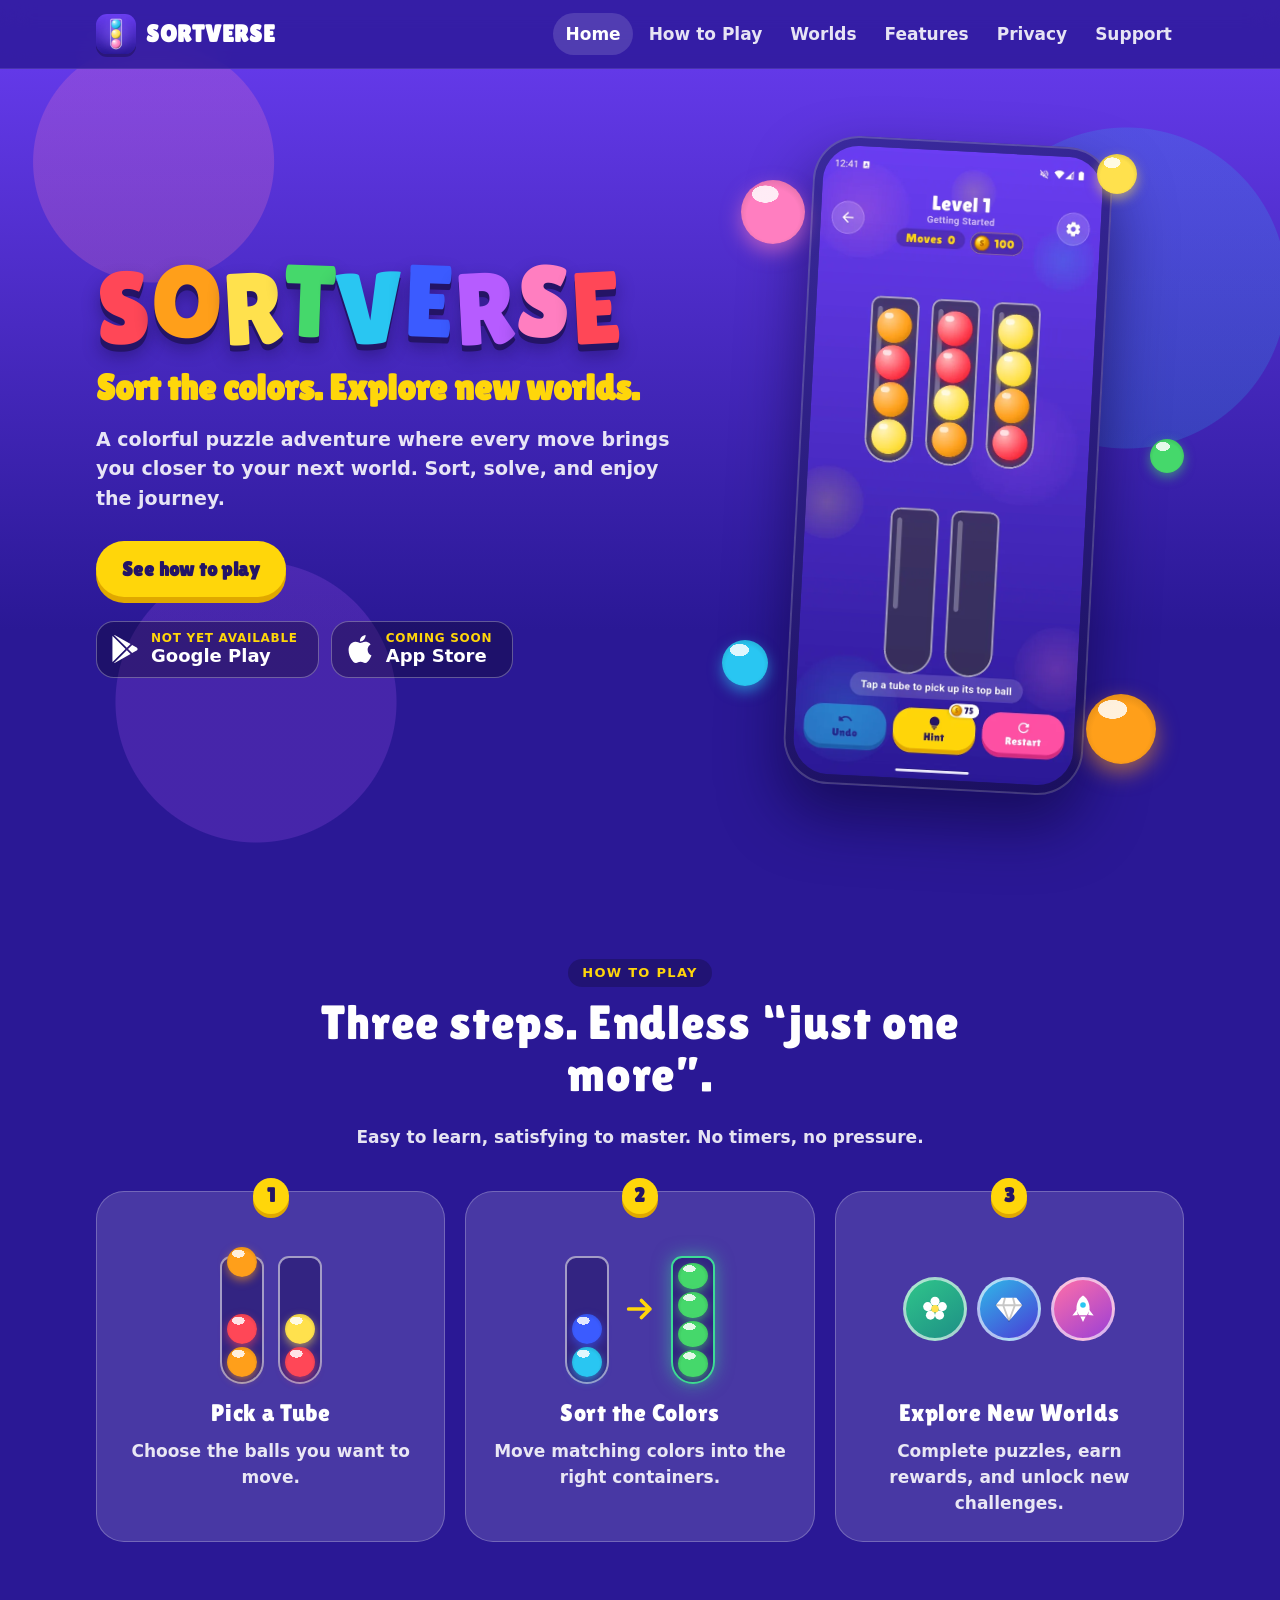
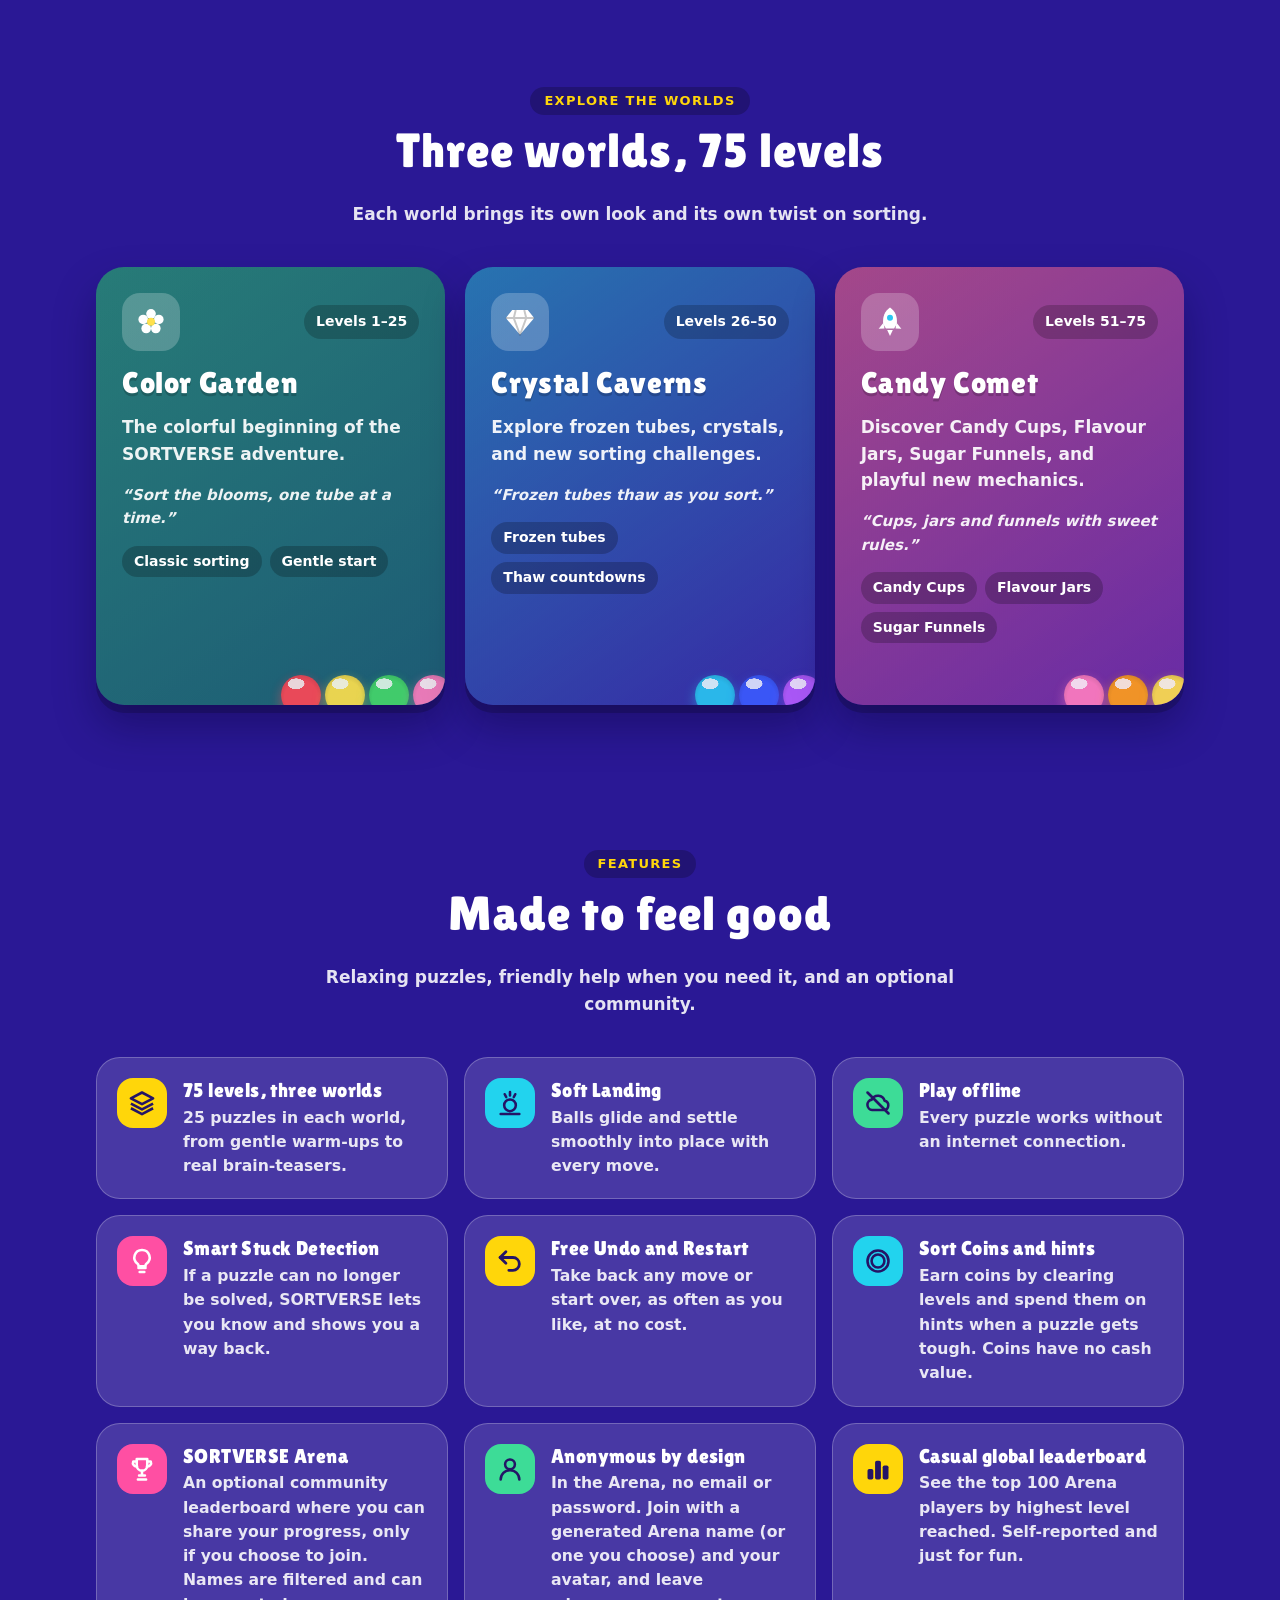
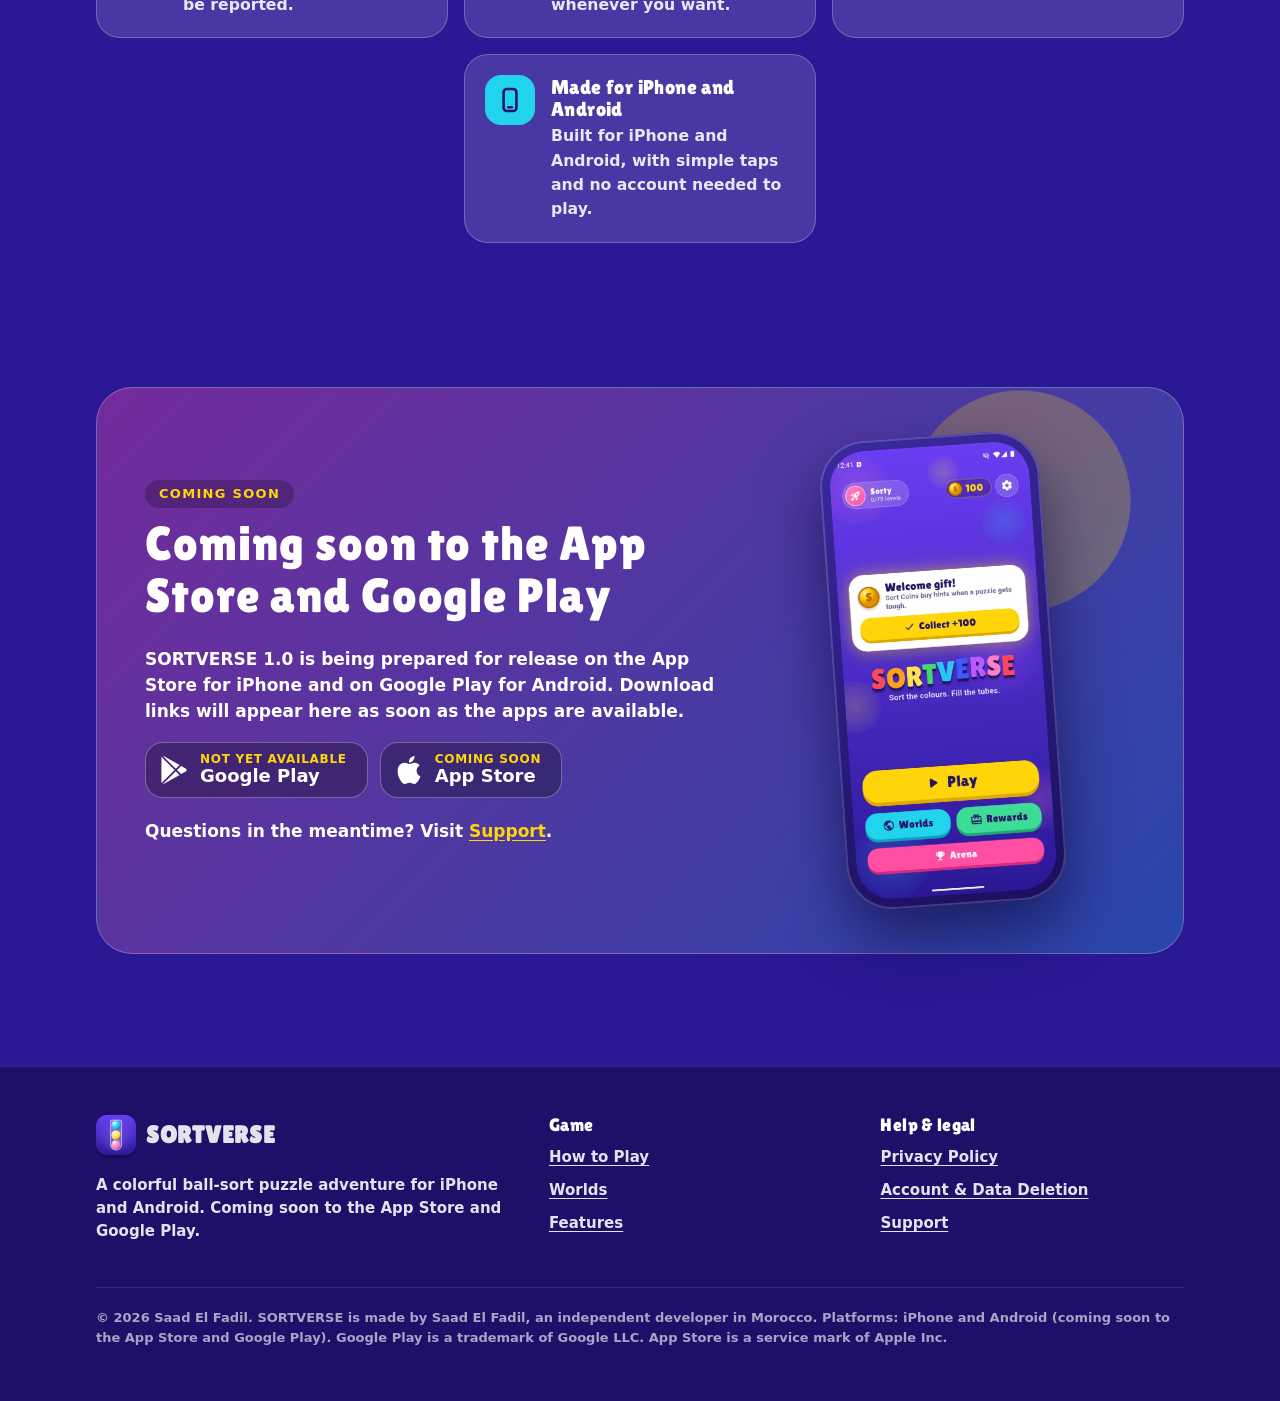
<file: index.html>
<!doctype html>
<html lang="en">
<head>
  <meta charset="utf-8">
  <meta name="viewport" content="width=device-width, initial-scale=1">
  <title>SORTVERSE: Sort the colors. Explore new worlds.</title>
  <meta name="description" content="SORTVERSE is a colorful ball-sort puzzle adventure for iPhone and Android. Sort, solve and explore 75 levels across three worlds. Coming soon to the App Store and Google Play.">
  <meta name="theme-color" content="#2A1895">
  <meta property="og:type" content="website">
  <meta property="og:site_name" content="SORTVERSE">
  <meta property="og:title" content="SORTVERSE: Sort the colors. Explore new worlds.">
  <meta property="og:description" content="A colorful puzzle adventure where every move brings you closer to your next world. Coming soon to the App Store and Google Play.">
  <meta property="og:image" content="https://sortverse.site/assets/images/og-image.png">
  <meta property="og:url" content="https://sortverse.site/">
  <link rel="canonical" href="https://sortverse.site/">
  <meta property="og:image:width" content="1200">
  <meta property="og:image:height" content="630">
  <meta property="og:image:alt" content="The SORTVERSE logo with colorful sorting balls on a violet background">
  <meta name="twitter:card" content="summary_large_image">
  <link rel="icon" type="image/png" sizes="32x32" href="assets/images/favicon-32.png">
  <link rel="apple-touch-icon" href="assets/images/apple-touch-icon.png">
  <link rel="preload" href="assets/fonts/LilitaOne-Regular.ttf" as="font" type="font/ttf" crossorigin>
  <link rel="stylesheet" href="assets/css/site.css">
  <script src="assets/js/site.js" defer></script>
</head>
<body>
  <a class="skip-link" href="#main">Skip to content</a>

  <svg width="0" height="0" style="position:absolute" aria-hidden="true" focusable="false">
    <defs>
      <symbol id="i-flower" viewBox="0 0 24 24"><g fill="currentColor"><circle cx="12" cy="6.2" r="3.4"/><circle cx="17.5" cy="10.2" r="3.4"/><circle cx="15.4" cy="16.6" r="3.4"/><circle cx="8.6" cy="16.6" r="3.4"/><circle cx="6.5" cy="10.2" r="3.4"/></g><circle cx="12" cy="11.8" r="2.8" fill="#FFE14D"/></symbol>
      <symbol id="i-diamond" viewBox="0 0 24 24"><path fill="currentColor" d="M6.5 3.5h11L22 9.2 12 21 2 9.2z"/><path fill="none" stroke="rgba(0,0,0,.22)" stroke-width="1.4" stroke-linejoin="round" d="M2 9.2h20M9 3.5 7.6 9.2 12 21l4.4-11.8L15 3.5"/></symbol>
      <symbol id="i-rocket" viewBox="0 0 24 24"><path fill="currentColor" d="M12 1.8c3.6 2.4 5.4 6.6 4.8 11.6l-1.9 3.2H9.1l-1.9-3.2C6.6 8.4 8.4 4.2 12 1.8z"/><path fill="currentColor" d="M7.4 12.6 4 16.8l4.1-.3zM16.6 12.6l3.4 4.2-4.1-.3zM10 17.6h4l-2 4.2z"/><circle cx="12" cy="9" r="2.1" fill="#29C6F2"/></symbol>
      <symbol id="i-arrow" viewBox="0 0 24 24"><path fill="none" stroke="currentColor" stroke-width="2.6" stroke-linecap="round" stroke-linejoin="round" d="M4 12h15M13 6l6 6-6 6"/></symbol>
      <symbol id="i-layers" viewBox="0 0 24 24"><g fill="none" stroke="currentColor" stroke-width="2.2" stroke-linejoin="round"><path d="M12 3 2.5 8 12 13l9.5-5z"/><path d="m2.5 12.5 9.5 5 9.5-5"/><path d="m2.5 16.5 9.5 5 9.5-5"/></g></symbol>
      <symbol id="i-landing" viewBox="0 0 24 24"><g fill="none" stroke="currentColor" stroke-width="2.2" stroke-linecap="round"><circle cx="12" cy="14" r="5"/><path d="M12 2.5v3M7.5 4.5l1.2 2.4M16.5 4.5l-1.2 2.4M4 21.5h16"/></g></symbol>
      <symbol id="i-offline" viewBox="0 0 24 24"><g fill="none" stroke="currentColor" stroke-width="2.2" stroke-linecap="round" stroke-linejoin="round"><path d="M7 18h10a4 4 0 0 0 .7-7.9A6 6 0 0 0 6.6 9.1 4.5 4.5 0 0 0 7 18z"/><path d="M3 3l18 18"/></g></symbol>
      <symbol id="i-bulb" viewBox="0 0 24 24"><g fill="none" stroke="currentColor" stroke-width="2.2" stroke-linecap="round" stroke-linejoin="round"><path d="M9 18h6M10 21.5h4"/><path d="M12 2.5a6.5 6.5 0 0 0-3.8 11.8c.5.4.8 1 .8 1.7v.5h6V16c0-.7.3-1.3.8-1.7A6.5 6.5 0 0 0 12 2.5z"/></g></symbol>
      <symbol id="i-undo" viewBox="0 0 24 24"><g fill="none" stroke="currentColor" stroke-width="2.4" stroke-linecap="round" stroke-linejoin="round"><path d="M8.5 14 3.5 9l5-5"/><path d="M3.5 9h11a5.5 5.5 0 0 1 0 11H11"/></g></symbol>
      <symbol id="i-coin" viewBox="0 0 24 24"><g fill="none" stroke="currentColor" stroke-width="2.2"><circle cx="12" cy="12" r="9"/><circle cx="12" cy="12" r="5.5"/></g></symbol>
      <symbol id="i-trophy" viewBox="0 0 24 24"><g fill="none" stroke="currentColor" stroke-width="2.2" stroke-linecap="round" stroke-linejoin="round"><path d="M7.5 3.5h9v5.5a4.5 4.5 0 0 1-9 0z"/><path d="M7.5 5.5H4.5a3 3 0 0 0 3.2 4.2M16.5 5.5h3a3 3 0 0 1-3.2 4.2M12 13.5v4M8.5 21h7M9.5 17.5h5"/></g></symbol>
      <symbol id="i-user" viewBox="0 0 24 24"><g fill="none" stroke="currentColor" stroke-width="2.2" stroke-linecap="round"><circle cx="12" cy="8" r="4.2"/><path d="M4 21a8 8 0 0 1 16 0"/></g></symbol>
      <symbol id="i-board" viewBox="0 0 24 24"><g fill="currentColor"><rect x="3" y="12" width="5" height="9" rx="1.5"/><rect x="9.5" y="5" width="5" height="16" rx="1.5"/><rect x="16" y="9" width="5" height="12" rx="1.5"/></g></symbol>
      <symbol id="i-phone" viewBox="0 0 24 24"><g fill="none" stroke="currentColor" stroke-width="2.2" stroke-linecap="round"><rect x="6.5" y="2.5" width="11" height="19" rx="2.8"/><path d="M10.5 18.2h3"/></g></symbol>
    </defs>
  </svg>

  <header class="site-header">
    <div class="wrap header-row">
      <a class="brand" href="./" aria-label="SORTVERSE home">
        <img src="assets/images/sortverse-icon-256.webp" alt="" width="40" height="40">
        <span>SORTVERSE</span>
      </a>
      <button class="nav-toggle" type="button" aria-expanded="false" aria-controls="site-nav">
        <span class="nav-toggle-bars" aria-hidden="true"></span>
        <span class="nav-toggle-label">Menu</span>
      </button>
      <nav class="site-nav" id="site-nav" aria-label="Main">
        <ul>
          <li><a href="./" aria-current="page">Home</a></li>
          <li><a href="#how-to-play">How to Play</a></li>
          <li><a href="#worlds">Worlds</a></li>
          <li><a href="#features">Features</a></li>
          <li><a href="privacy/">Privacy</a></li>
          <li><a href="support/">Support</a></li>
        </ul>
      </nav>
    </div>
  </header>

  <main id="main">
    <section class="hero" aria-labelledby="hero-title">
      <div class="wrap hero-grid">
        <div>
          <h1 class="wordmark" id="hero-title" aria-label="SORTVERSE">
            <span aria-hidden="true" style="color:var(--ball-red)">S</span><span aria-hidden="true" style="color:var(--ball-orange)">O</span><span aria-hidden="true" style="color:var(--ball-lemon)">R</span><span aria-hidden="true" style="color:var(--ball-green)">T</span><span aria-hidden="true" style="color:var(--ball-sky)">V</span><span aria-hidden="true" style="color:var(--ball-blue)">E</span><span aria-hidden="true" style="color:var(--ball-orchid)">R</span><span aria-hidden="true" style="color:var(--ball-pink)">S</span><span aria-hidden="true" style="color:var(--ball-red)">E</span>
          </h1>
          <p class="tagline">Sort the colors. Explore new worlds.</p>
          <p class="lead">A colorful puzzle adventure where every move brings you closer to your next world. Sort, solve, and enjoy the journey.</p>
          <div class="hero-actions">
            <a class="btn" href="#how-to-play">See how to play</a>
          </div>
          <div class="store-row" style="margin-top:24px" role="group" aria-label="Availability">
            <div class="store-pill">
              <img src="assets/images/google-play.svg" alt="" width="28" height="28">
              <span><small>Not yet available</small><strong>Google Play</strong></span>
            </div>
            <div class="store-pill">
              <img src="assets/images/apple.svg" alt="" width="28" height="28">
              <span><small>Coming soon</small><strong>App Store</strong></span>
            </div>
          </div>
        </div>

        <div class="hero-art">
          <span class="float f1 ball b-pink" aria-hidden="true"></span>
          <span class="float f2 ball b-lemon" aria-hidden="true"></span>
          <span class="float f3 ball b-sky" aria-hidden="true"></span>
          <span class="float f4 ball b-orange" aria-hidden="true"></span>
          <span class="float f5 ball b-green" aria-hidden="true"></span>
          <div class="phone">
            <img src="assets/images/screen-level-1.webp" width="600" height="1347" fetchpriority="high"
                 alt="SORTVERSE gameplay: Level 1, Getting Started, with three tubes of mixed red, orange and yellow balls, two empty tubes, and Undo, Hint and Restart buttons.">
          </div>
        </div>
      </div>
    </section>

    <section class="section" id="how-to-play" aria-labelledby="how-title">
      <div class="wrap">
        <div class="section-head reveal">
          <span class="eyebrow">How to play</span>
          <h2 id="how-title">Three steps. Endless “just one more”.</h2>
          <p>Easy to learn, satisfying to master. No timers, no pressure.</p>
        </div>
        <ol class="grid-3" style="list-style:none;margin:0;padding:0">
          <li class="card step reveal">
            <span class="step-num" aria-hidden="true">1</span>
            <div class="step-art" aria-hidden="true">
              <div class="tube lifted"><span class="ball b-orange"></span><span class="ball b-red"></span><span class="ball b-orange"></span></div>
              <div class="tube"><span class="ball b-red"></span><span class="ball b-lemon"></span></div>
            </div>
            <h3>Pick a Tube</h3>
            <p>Choose the balls you want to move.</p>
          </li>
          <li class="card step reveal">
            <span class="step-num" aria-hidden="true">2</span>
            <div class="step-art" aria-hidden="true">
              <div class="tube"><span class="ball b-sky"></span><span class="ball b-blue"></span></div>
              <svg class="arrow"><use href="#i-arrow"/></svg>
              <div class="tube done"><span class="ball b-green"></span><span class="ball b-green"></span><span class="ball b-green"></span><span class="ball b-green"></span></div>
            </div>
            <h3>Sort the Colors</h3>
            <p>Move matching colors into the right containers.</p>
          </li>
          <li class="card step reveal">
            <span class="step-num" aria-hidden="true">3</span>
            <div class="step-art world-dots" aria-hidden="true">
              <span class="world-dot" style="background:linear-gradient(145deg,#2fc58a,#1e8f86)"><svg><use href="#i-flower"/></svg></span>
              <span class="world-dot" style="background:linear-gradient(145deg,#2fb8e8,#4a3bd6)"><svg><use href="#i-diamond"/></svg></span>
              <span class="world-dot" style="background:linear-gradient(145deg,#ff6fa8,#9b3fd6)"><svg><use href="#i-rocket"/></svg></span>
            </div>
            <h3>Explore New Worlds</h3>
            <p>Complete puzzles, earn rewards, and unlock new challenges.</p>
          </li>
        </ol>
      </div>
    </section>

    <section class="section" id="worlds" aria-labelledby="worlds-title">
      <div class="wrap">
        <div class="section-head reveal">
          <span class="eyebrow">Explore the worlds</span>
          <h2 id="worlds-title">Three worlds, 75 levels</h2>
          <p>Each world brings its own look and its own twist on sorting.</p>
        </div>
        <div class="grid-3">
          <article class="world garden reveal">
            <div class="world-body">
              <div class="world-top">
                <span class="world-icon" aria-hidden="true"><svg><use href="#i-flower"/></svg></span>
                <span class="world-levels">Levels 1–25</span>
              </div>
              <h3>Color Garden</h3>
              <p>The colorful beginning of the SORTVERSE adventure.</p>
              <p class="in-game">“Sort the blooms, one tube at a time.”</p>
              <ul class="chips" aria-label="Highlights">
                <li>Classic sorting</li>
                <li>Gentle start</li>
              </ul>
            </div>
            <div class="world-balls" aria-hidden="true"><span class="ball b-red"></span><span class="ball b-lemon"></span><span class="ball b-green"></span><span class="ball b-pink"></span></div>
          </article>
          <article class="world caverns reveal">
            <div class="world-body">
              <div class="world-top">
                <span class="world-icon" aria-hidden="true"><svg><use href="#i-diamond"/></svg></span>
                <span class="world-levels">Levels 26–50</span>
              </div>
              <h3>Crystal Caverns</h3>
              <p>Explore frozen tubes, crystals, and new sorting challenges.</p>
              <p class="in-game">“Frozen tubes thaw as you sort.”</p>
              <ul class="chips" aria-label="Highlights">
                <li>Frozen tubes</li>
                <li>Thaw countdowns</li>
              </ul>
            </div>
            <div class="world-balls" aria-hidden="true"><span class="ball b-sky"></span><span class="ball b-blue"></span><span class="ball b-orchid"></span></div>
          </article>
          <article class="world comet reveal">
            <div class="world-body">
              <div class="world-top">
                <span class="world-icon" aria-hidden="true"><svg><use href="#i-rocket"/></svg></span>
                <span class="world-levels">Levels 51–75</span>
              </div>
              <h3>Candy Comet</h3>
              <p>Discover Candy Cups, Flavour Jars, Sugar Funnels, and playful new mechanics.</p>
              <p class="in-game">“Cups, jars and funnels with sweet rules.”</p>
              <ul class="chips" aria-label="Highlights">
                <li>Candy Cups</li>
                <li>Flavour Jars</li>
                <li>Sugar Funnels</li>
              </ul>
            </div>
            <div class="world-balls" aria-hidden="true"><span class="ball b-pink"></span><span class="ball b-orange"></span><span class="ball b-lemon"></span></div>
          </article>
        </div>
      </div>
    </section>

    <section class="section" id="features" aria-labelledby="features-title">
      <div class="wrap">
        <div class="section-head reveal">
          <span class="eyebrow">Features</span>
          <h2 id="features-title">Made to feel good</h2>
          <p>Relaxing puzzles, friendly help when you need it, and an optional community.</p>
        </div>
        <ul class="features">
          <li class="feature reveal">
            <span class="feature-icon fi-sunny" aria-hidden="true"><svg><use href="#i-layers"/></svg></span>
            <div><h3>75 levels, three worlds</h3><p>25 puzzles in each world, from gentle warm-ups to real brain-teasers.</p></div>
          </li>
          <li class="feature reveal">
            <span class="feature-icon fi-aqua" aria-hidden="true"><svg><use href="#i-landing"/></svg></span>
            <div><h3>Soft Landing</h3><p>Balls glide and settle smoothly into place with every move.</p></div>
          </li>
          <li class="feature reveal">
            <span class="feature-icon fi-mint" aria-hidden="true"><svg><use href="#i-offline"/></svg></span>
            <div><h3>Play offline</h3><p>Every puzzle works without an internet connection.</p></div>
          </li>
          <li class="feature reveal">
            <span class="feature-icon fi-pink" aria-hidden="true"><svg><use href="#i-bulb"/></svg></span>
            <div><h3>Smart Stuck Detection</h3><p>If a puzzle can no longer be solved, SORTVERSE lets you know and shows you a way back.</p></div>
          </li>
          <li class="feature reveal">
            <span class="feature-icon fi-sunny" aria-hidden="true"><svg><use href="#i-undo"/></svg></span>
            <div><h3>Free Undo and Restart</h3><p>Take back any move or start over, as often as you like, at no cost.</p></div>
          </li>
          <li class="feature reveal">
            <span class="feature-icon fi-aqua" aria-hidden="true"><svg><use href="#i-coin"/></svg></span>
            <div><h3>Sort Coins and hints</h3><p>Earn coins by clearing levels and spend them on hints when a puzzle gets tough. Coins have no cash value.</p></div>
          </li>
          <li class="feature reveal">
            <span class="feature-icon fi-pink" aria-hidden="true"><svg><use href="#i-trophy"/></svg></span>
            <div><h3>SORTVERSE Arena</h3><p>An optional community leaderboard where you can share your progress, only if you choose to join. Names are filtered and can be reported.</p></div>
          </li>
          <li class="feature reveal">
            <span class="feature-icon fi-mint" aria-hidden="true"><svg><use href="#i-user"/></svg></span>
            <div><h3>Anonymous by design</h3><p>In the Arena, no email or password. Join with a generated Arena name (or one you choose) and your avatar, and leave whenever you want.</p></div>
          </li>
          <li class="feature reveal">
            <span class="feature-icon fi-sunny" aria-hidden="true"><svg><use href="#i-board"/></svg></span>
            <div><h3>Casual global leaderboard</h3><p>See the top 100 Arena players by highest level reached. Self-reported and just for fun.</p></div>
          </li>
          <li class="feature reveal">
            <span class="feature-icon fi-aqua" aria-hidden="true"><svg><use href="#i-phone"/></svg></span>
            <div><h3>Made for iPhone and Android</h3><p>Built for iPhone and Android, with simple taps and no account needed to play.</p></div>
          </li>
        </ul>
      </div>
    </section>

    <section class="section" id="coming-soon" aria-labelledby="soon-title">
      <div class="wrap">
        <div class="soon reveal">
          <div>
            <span class="eyebrow">Coming soon</span>
            <h2 id="soon-title">Coming soon to the App Store and Google Play</h2>
            <p>SORTVERSE 1.0 is being prepared for release on the App Store for iPhone and on Google Play for Android. Download links will appear here as soon as the apps are available.</p>
            <div class="store-row">
              <div class="store-pill">
                <img src="assets/images/google-play.svg" alt="" width="28" height="28">
                <span><small>Not yet available</small><strong>Google Play</strong></span>
              </div>
              <div class="store-pill">
                <img src="assets/images/apple.svg" alt="" width="28" height="28">
                <span><small>Coming soon</small><strong>App Store</strong></span>
              </div>
            </div>
            <p style="margin-top:20px">Questions in the meantime? Visit <a href="support/">Support</a>.</p>
          </div>
          <div class="soon-phones">
            <div class="phone">
              <img src="assets/images/screen-home.webp" width="600" height="1347" loading="lazy"
                   alt="The SORTVERSE home screen with the colorful SORTVERSE logo and Play, Worlds, Rewards and Arena buttons.">
            </div>
          </div>
        </div>
      </div>
    </section>
  </main>

  <footer class="site-footer">
    <div class="wrap">
      <div class="footer-grid">
        <div>
          <a class="brand" href="./">
            <img src="assets/images/sortverse-icon-256.webp" alt="" width="40" height="40">
            <span>SORTVERSE</span>
          </a>
          <p style="margin-top:12px">A colorful ball-sort puzzle adventure for iPhone and Android. Coming soon to the App Store and Google Play.</p>
        </div>
        <nav aria-label="Game">
          <h2>Game</h2>
          <ul>
            <li><a href="#how-to-play">How to Play</a></li>
            <li><a href="#worlds">Worlds</a></li>
            <li><a href="#features">Features</a></li>
          </ul>
        </nav>
        <nav aria-label="Help and legal">
          <h2>Help &amp; legal</h2>
          <ul>
            <li><a href="privacy/">Privacy Policy</a></li>
            <li><a href="account-deletion/">Account &amp; Data Deletion</a></li>
            <li><a href="support/">Support</a></li>
          </ul>
        </nav>
      </div>
      <p class="fine-print">© 2026 Saad El Fadil. SORTVERSE is made by Saad El Fadil, an independent developer in Morocco. Platforms: iPhone and Android (coming soon to the App Store and Google Play). Google Play is a trademark of Google LLC. App Store is a service mark of Apple Inc.</p>
    </div>
  </footer>
</body>
</html>
</file>
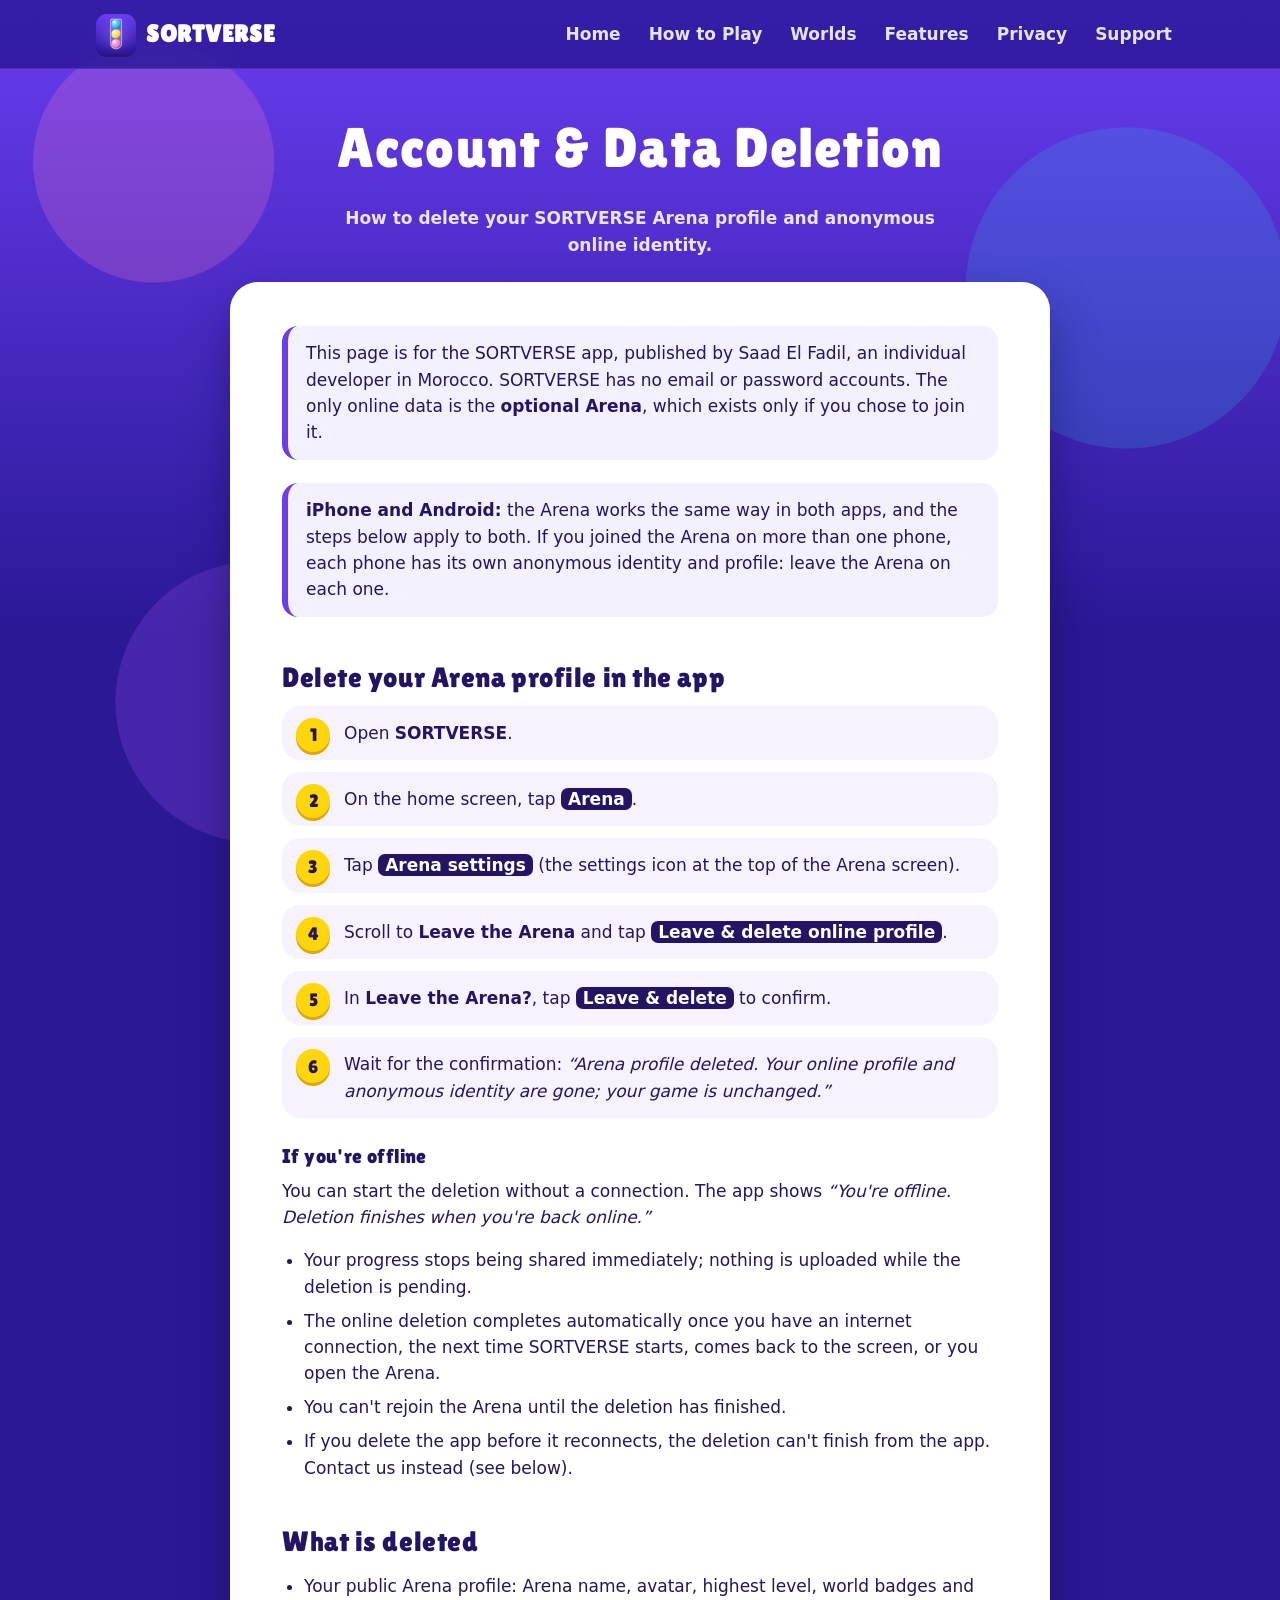
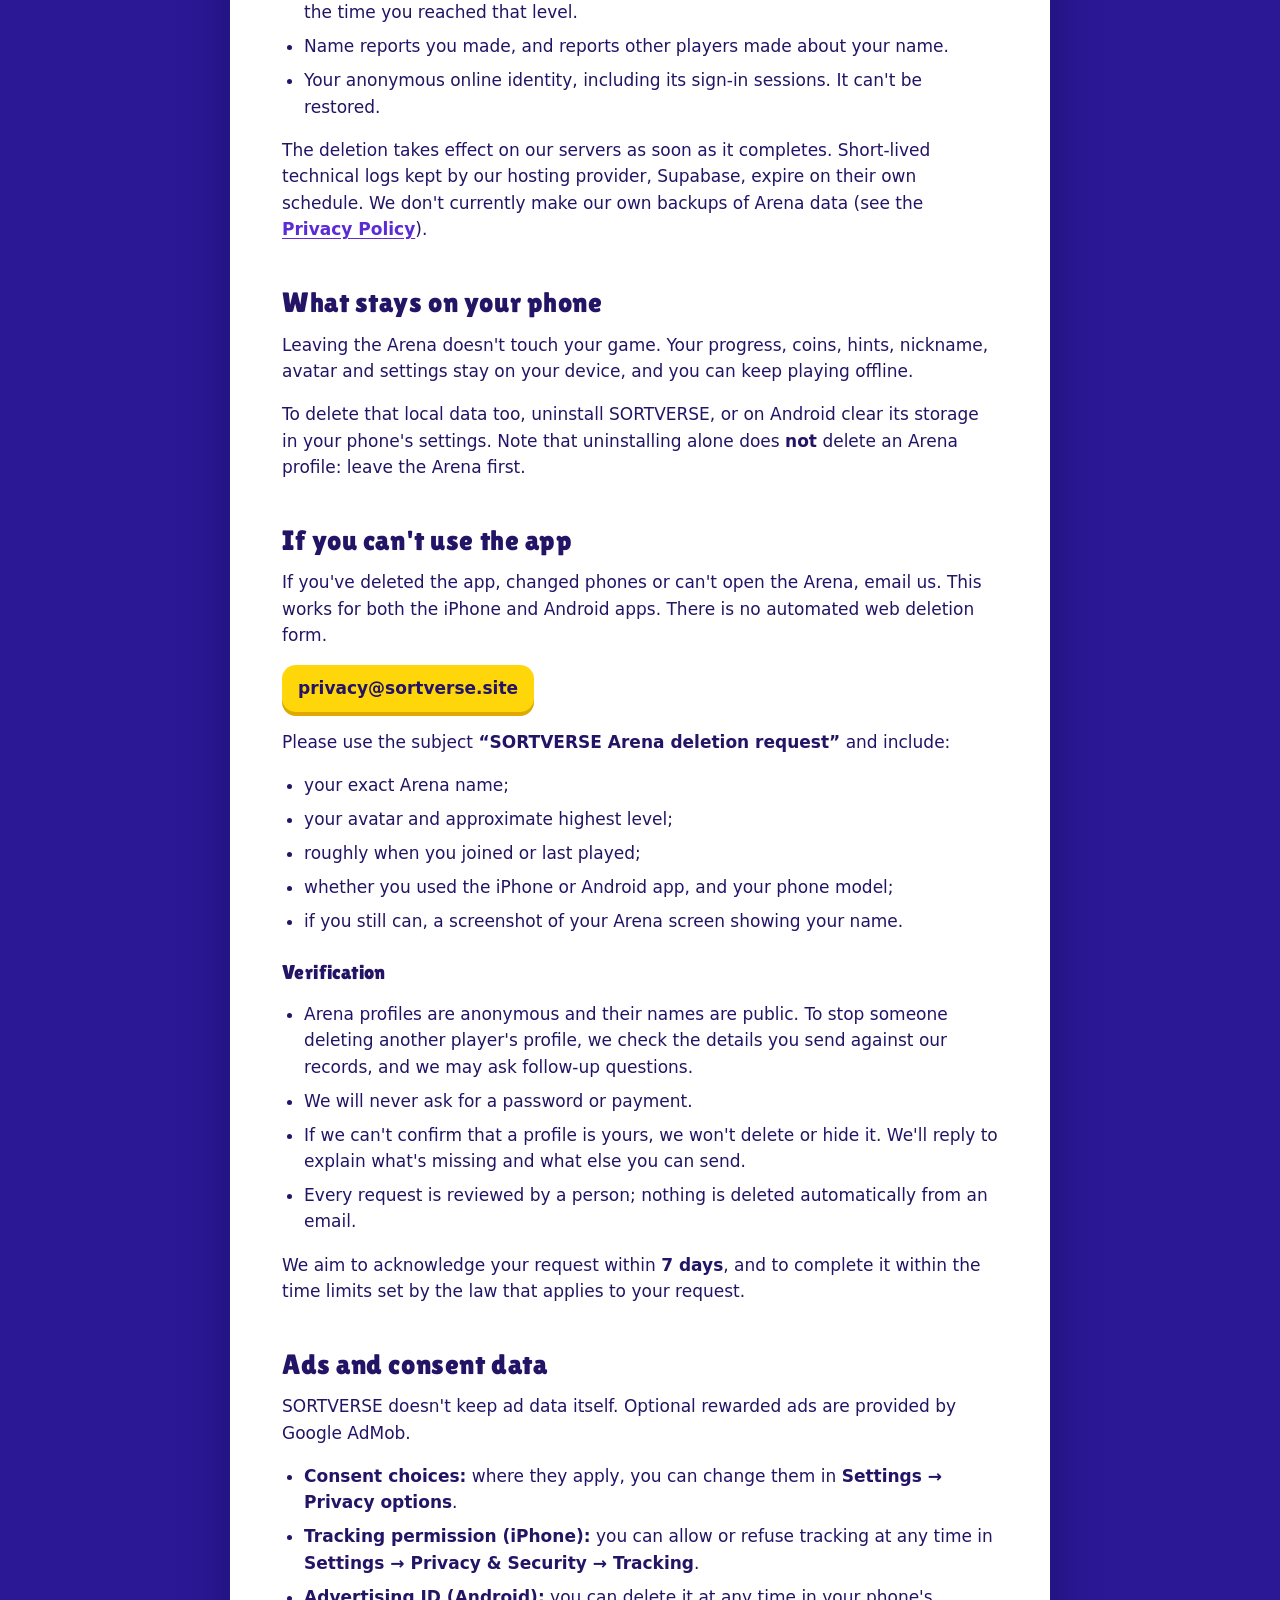
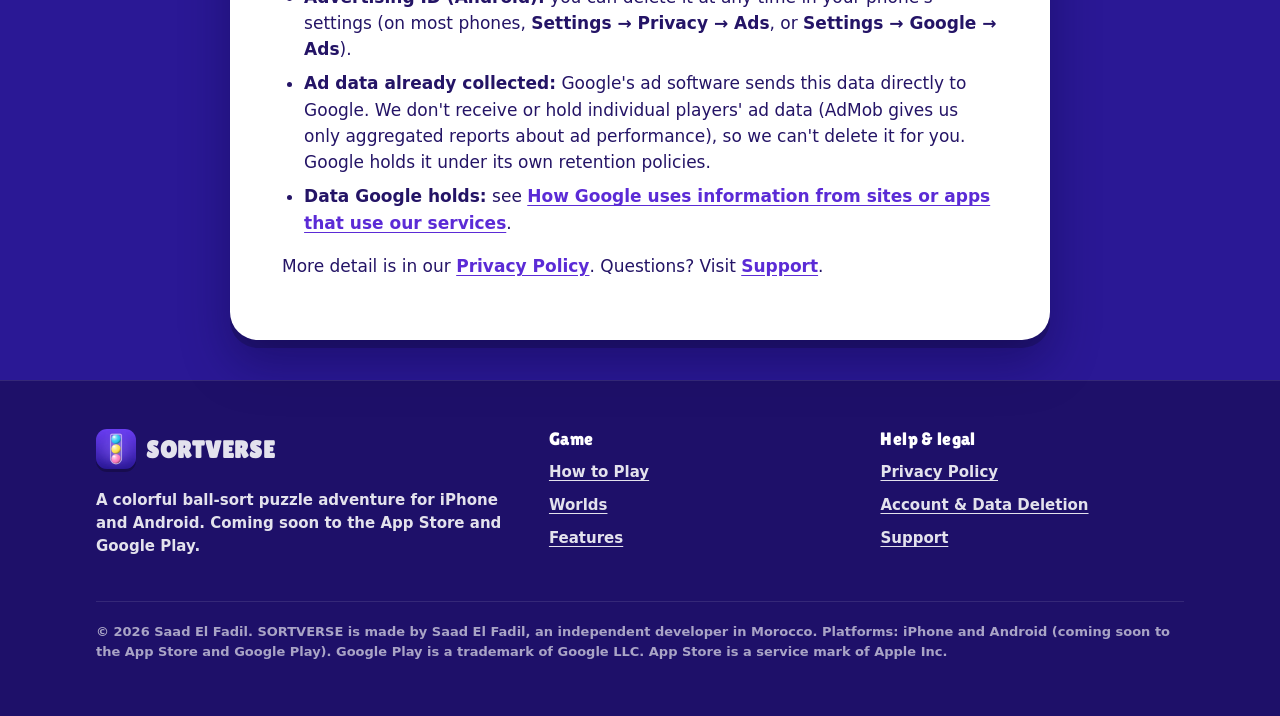
<file: account-deletion/index.html>
<!doctype html>
<html lang="en">
<head>
  <meta charset="utf-8">
  <meta name="viewport" content="width=device-width, initial-scale=1">
  <title>Account &amp; Data Deletion | SORTVERSE</title>
  <meta name="description" content="How to delete your SORTVERSE Arena profile and anonymous online identity, what happens offline, and how to request deletion if you no longer have the app.">
  <meta name="theme-color" content="#2A1895">
  <meta property="og:type" content="website">
  <meta property="og:site_name" content="SORTVERSE">
  <meta property="og:title" content="SORTVERSE Account &amp; Data Deletion">
  <meta property="og:description" content="Delete your SORTVERSE Arena profile and anonymous identity, in the app or by request.">
  <meta property="og:image" content="https://sortverse.site/assets/images/og-image.png">
  <meta property="og:url" content="https://sortverse.site/account-deletion/">
  <link rel="canonical" href="https://sortverse.site/account-deletion/">
  <link rel="icon" type="image/png" sizes="32x32" href="../assets/images/favicon-32.png">
  <link rel="apple-touch-icon" href="../assets/images/apple-touch-icon.png">
  <link rel="stylesheet" href="../assets/css/site.css">
  <script src="../assets/js/site.js" defer></script>
</head>
<body>
  <a class="skip-link" href="#main">Skip to content</a>

  <header class="site-header">
    <div class="wrap header-row">
      <a class="brand" href="../" aria-label="SORTVERSE home">
        <img src="../assets/images/sortverse-icon-256.webp" alt="" width="40" height="40">
        <span>SORTVERSE</span>
      </a>
      <button class="nav-toggle" type="button" aria-expanded="false" aria-controls="site-nav">
        <span class="nav-toggle-bars" aria-hidden="true"></span>
        <span class="nav-toggle-label">Menu</span>
      </button>
      <nav class="site-nav" id="site-nav" aria-label="Main">
        <ul>
          <li><a href="../">Home</a></li>
          <li><a href="../#how-to-play">How to Play</a></li>
          <li><a href="../#worlds">Worlds</a></li>
          <li><a href="../#features">Features</a></li>
          <li><a href="../privacy/">Privacy</a></li>
          <li><a href="../support/">Support</a></li>
        </ul>
      </nav>
    </div>
  </header>

  <main id="main">
    <div class="wrap">
      <div class="doc-hero">
        <h1>Account &amp; Data Deletion</h1>
        <p>How to delete your SORTVERSE Arena profile and anonymous online identity.</p>
      </div>

      <article class="doc">

        <p class="notice">This page is for the SORTVERSE app, published by Saad El Fadil, an individual developer in Morocco. SORTVERSE has no email or password accounts. The only online data is the <strong>optional Arena</strong>, which exists only if you chose to join it.</p>

        <p class="notice"><strong>iPhone and Android:</strong> the Arena works the same way in both apps, and the steps below apply to both. If you joined the Arena on more than one phone, each phone has its own anonymous identity and profile: leave the Arena on each one.</p>

        <h2>Delete your Arena profile in the app</h2>
        <ol class="steps">
          <li>Open <strong>SORTVERSE</strong>.</li>
          <li>On the home screen, tap <span class="ui">Arena</span>.</li>
          <li>Tap <span class="ui">Arena settings</span> (the settings icon at the top of the Arena screen).</li>
          <li>Scroll to <strong>Leave the Arena</strong> and tap <span class="ui">Leave &amp; delete online profile</span>.</li>
          <li>In <strong>Leave the Arena?</strong>, tap <span class="ui">Leave &amp; delete</span> to confirm.</li>
          <li>Wait for the confirmation: <em>“Arena profile deleted. Your online profile and anonymous identity are gone; your game is unchanged.”</em></li>
        </ol>

        <h3>If you're offline</h3>
        <p>You can start the deletion without a connection. The app shows <em>“You're offline. Deletion finishes when you're back online.”</em></p>
        <ul>
          <li>Your progress stops being shared immediately; nothing is uploaded while the deletion is pending.</li>
          <li>The online deletion completes automatically once you have an internet connection, the next time SORTVERSE starts, comes back to the screen, or you open the Arena.</li>
          <li>You can't rejoin the Arena until the deletion has finished.</li>
          <li>If you delete the app before it reconnects, the deletion can't finish from the app. Contact us instead (see below).</li>
        </ul>

        <h2>What is deleted</h2>
        <ul>
          <li>Your public Arena profile: Arena name, avatar, highest level, world badges and the time you reached that level.</li>
          <li>Name reports you made, and reports other players made about your name.</li>
          <li>Your anonymous online identity, including its sign-in sessions. It can't be restored.</li>
        </ul>
        <p>The deletion takes effect on our servers as soon as it completes. Short-lived technical logs kept by our hosting provider, Supabase, expire on their own schedule. We don't currently make our own backups of Arena data (see the <a href="../privacy/#retention">Privacy Policy</a>).</p>

        <h2>What stays on your phone</h2>
        <p>Leaving the Arena doesn't touch your game. Your progress, coins, hints, nickname, avatar and settings stay on your device, and you can keep playing offline.</p>
        <p>To delete that local data too, uninstall SORTVERSE, or on Android clear its storage in your phone's settings. Note that uninstalling alone does <strong>not</strong> delete an Arena profile: leave the Arena first.</p>

        <h2>If you can't use the app</h2>
        <p>If you've deleted the app, changed phones or can't open the Arena, email us. This works for both the iPhone and Android apps. There is no automated web deletion form.</p>
        <p><a class="mail" href="mailto:privacy@sortverse.site?subject=SORTVERSE%20Arena%20deletion%20request">privacy@sortverse.site</a></p>
        <p>Please use the subject <strong>“SORTVERSE Arena deletion request”</strong> and include:</p>
        <ul>
          <li>your exact Arena name;</li>
          <li>your avatar and approximate highest level;</li>
          <li>roughly when you joined or last played;</li>
          <li>whether you used the iPhone or Android app, and your phone model;</li>
          <li>if you still can, a screenshot of your Arena screen showing your name.</li>
        </ul>
        <h3>Verification</h3>
        <ul>
          <li>Arena profiles are anonymous and their names are public. To stop someone deleting another player's profile, we check the details you send against our records, and we may ask follow-up questions.</li>
          <li>We will never ask for a password or payment.</li>
          <li>If we can't confirm that a profile is yours, we won't delete or hide it. We'll reply to explain what's missing and what else you can send.</li>
          <li>Every request is reviewed by a person; nothing is deleted automatically from an email.</li>
        </ul>
        <p>We aim to acknowledge your request within <strong>7 days</strong>, and to complete it within the time limits set by the law that applies to your request.</p>

        <h2>Ads and consent data</h2>
        <p>SORTVERSE doesn't keep ad data itself. Optional rewarded ads are provided by Google AdMob.</p>
        <ul>
          <li><strong>Consent choices:</strong> where they apply, you can change them in <strong>Settings → Privacy options</strong>.</li>
          <li><strong>Tracking permission (iPhone):</strong> you can allow or refuse tracking at any time in <strong>Settings → Privacy &amp; Security → Tracking</strong>.</li>
          <li><strong>Advertising ID (Android):</strong> you can delete it at any time in your phone's settings (on most phones, <strong>Settings → Privacy → Ads</strong>, or <strong>Settings → Google → Ads</strong>).</li>
          <li><strong>Ad data already collected:</strong> Google's ad software sends this data directly to Google. We don't receive or hold individual players' ad data (AdMob gives us only aggregated reports about ad performance), so we can't delete it for you. Google holds it under its own retention policies.</li>
          <li><strong>Data Google holds:</strong> see <a href="https://policies.google.com/technologies/partner-sites" rel="noopener">How Google uses information from sites or apps that use our services</a>.</li>
        </ul>

        <p>More detail is in our <a href="../privacy/">Privacy Policy</a>. Questions? Visit <a href="../support/">Support</a>.</p>
      </article>
    </div>
  </main>

  <footer class="site-footer">
    <div class="wrap">
      <div class="footer-grid">
        <div>
          <a class="brand" href="../">
            <img src="../assets/images/sortverse-icon-256.webp" alt="" width="40" height="40">
            <span>SORTVERSE</span>
          </a>
          <p style="margin-top:12px">A colorful ball-sort puzzle adventure for iPhone and Android. Coming soon to the App Store and Google Play.</p>
        </div>
        <nav aria-label="Game">
          <h2>Game</h2>
          <ul>
            <li><a href="../#how-to-play">How to Play</a></li>
            <li><a href="../#worlds">Worlds</a></li>
            <li><a href="../#features">Features</a></li>
          </ul>
        </nav>
        <nav aria-label="Help and legal">
          <h2>Help &amp; legal</h2>
          <ul>
            <li><a href="../privacy/">Privacy Policy</a></li>
            <li><a href="./" aria-current="page">Account &amp; Data Deletion</a></li>
            <li><a href="../support/">Support</a></li>
          </ul>
        </nav>
      </div>
      <p class="fine-print">© 2026 Saad El Fadil. SORTVERSE is made by Saad El Fadil, an independent developer in Morocco. Platforms: iPhone and Android (coming soon to the App Store and Google Play). Google Play is a trademark of Google LLC. App Store is a service mark of Apple Inc.</p>
    </div>
  </footer>
</body>
</html>
</file>
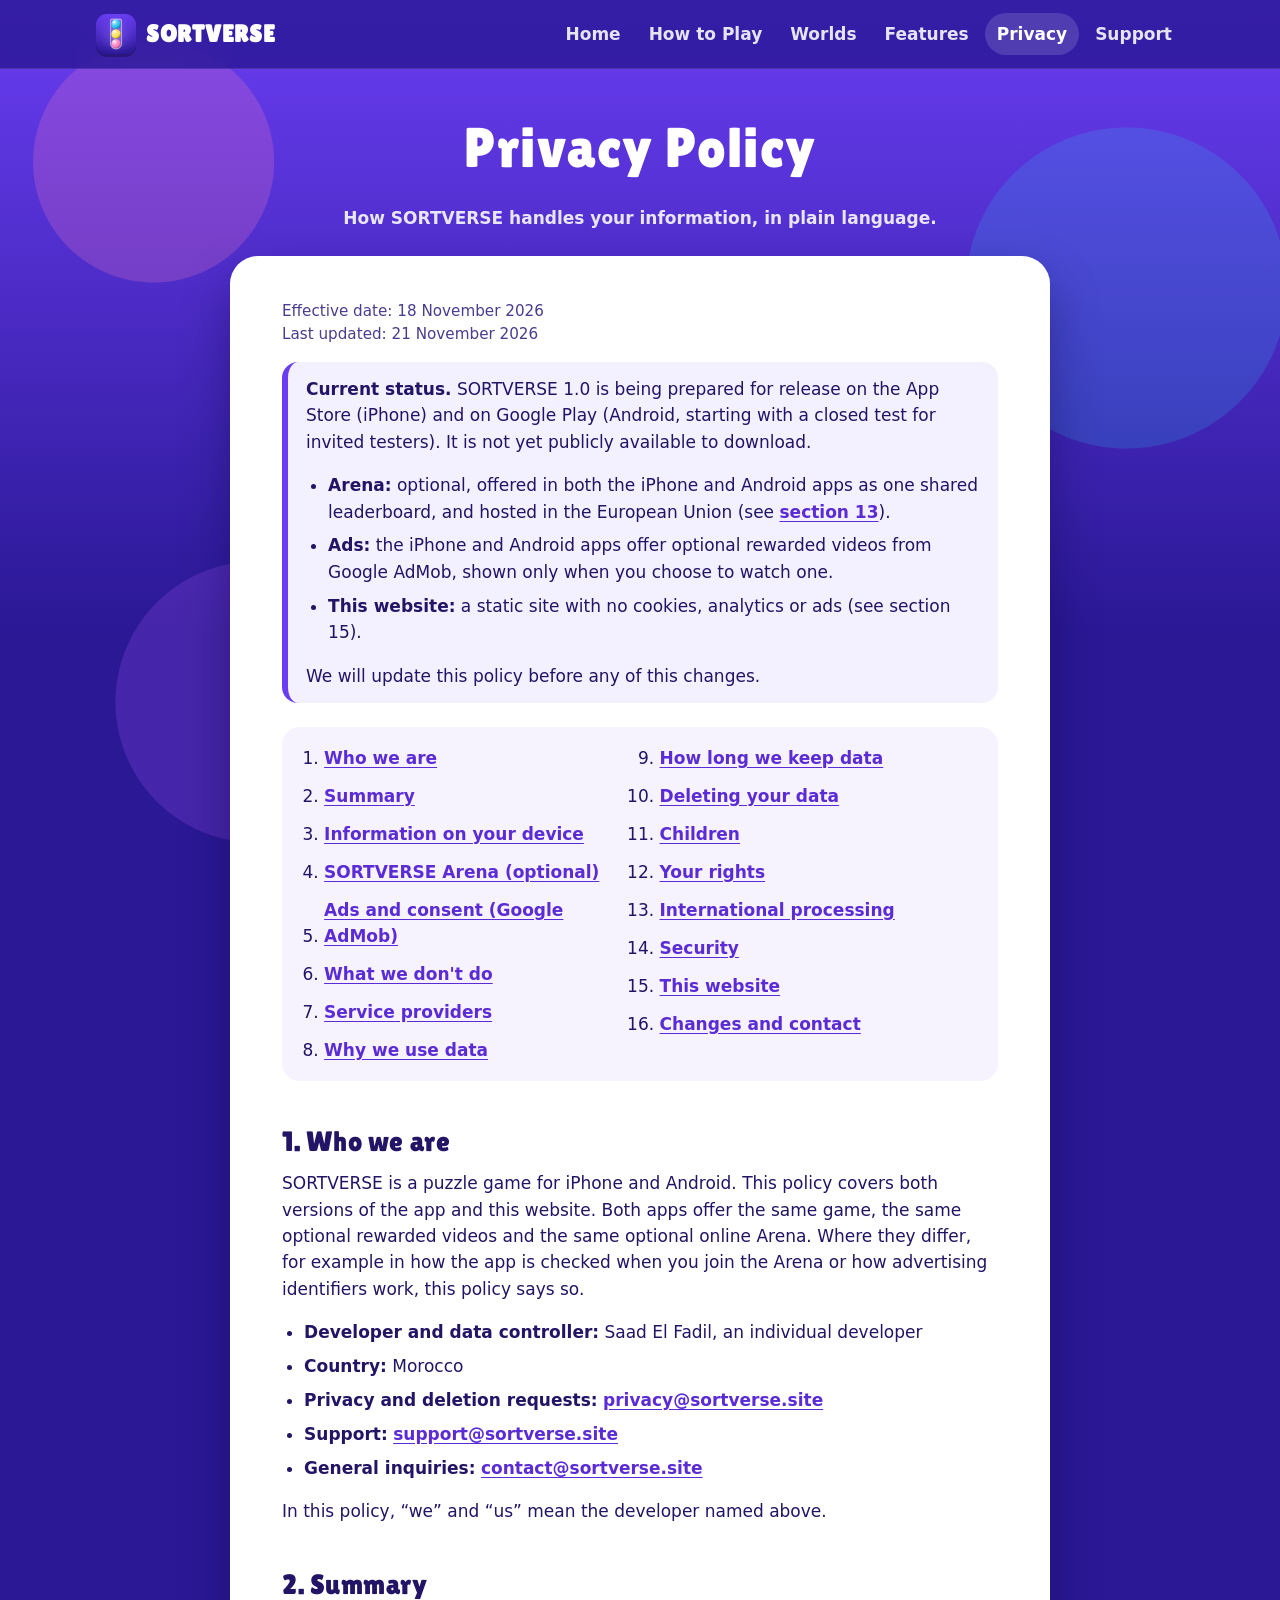
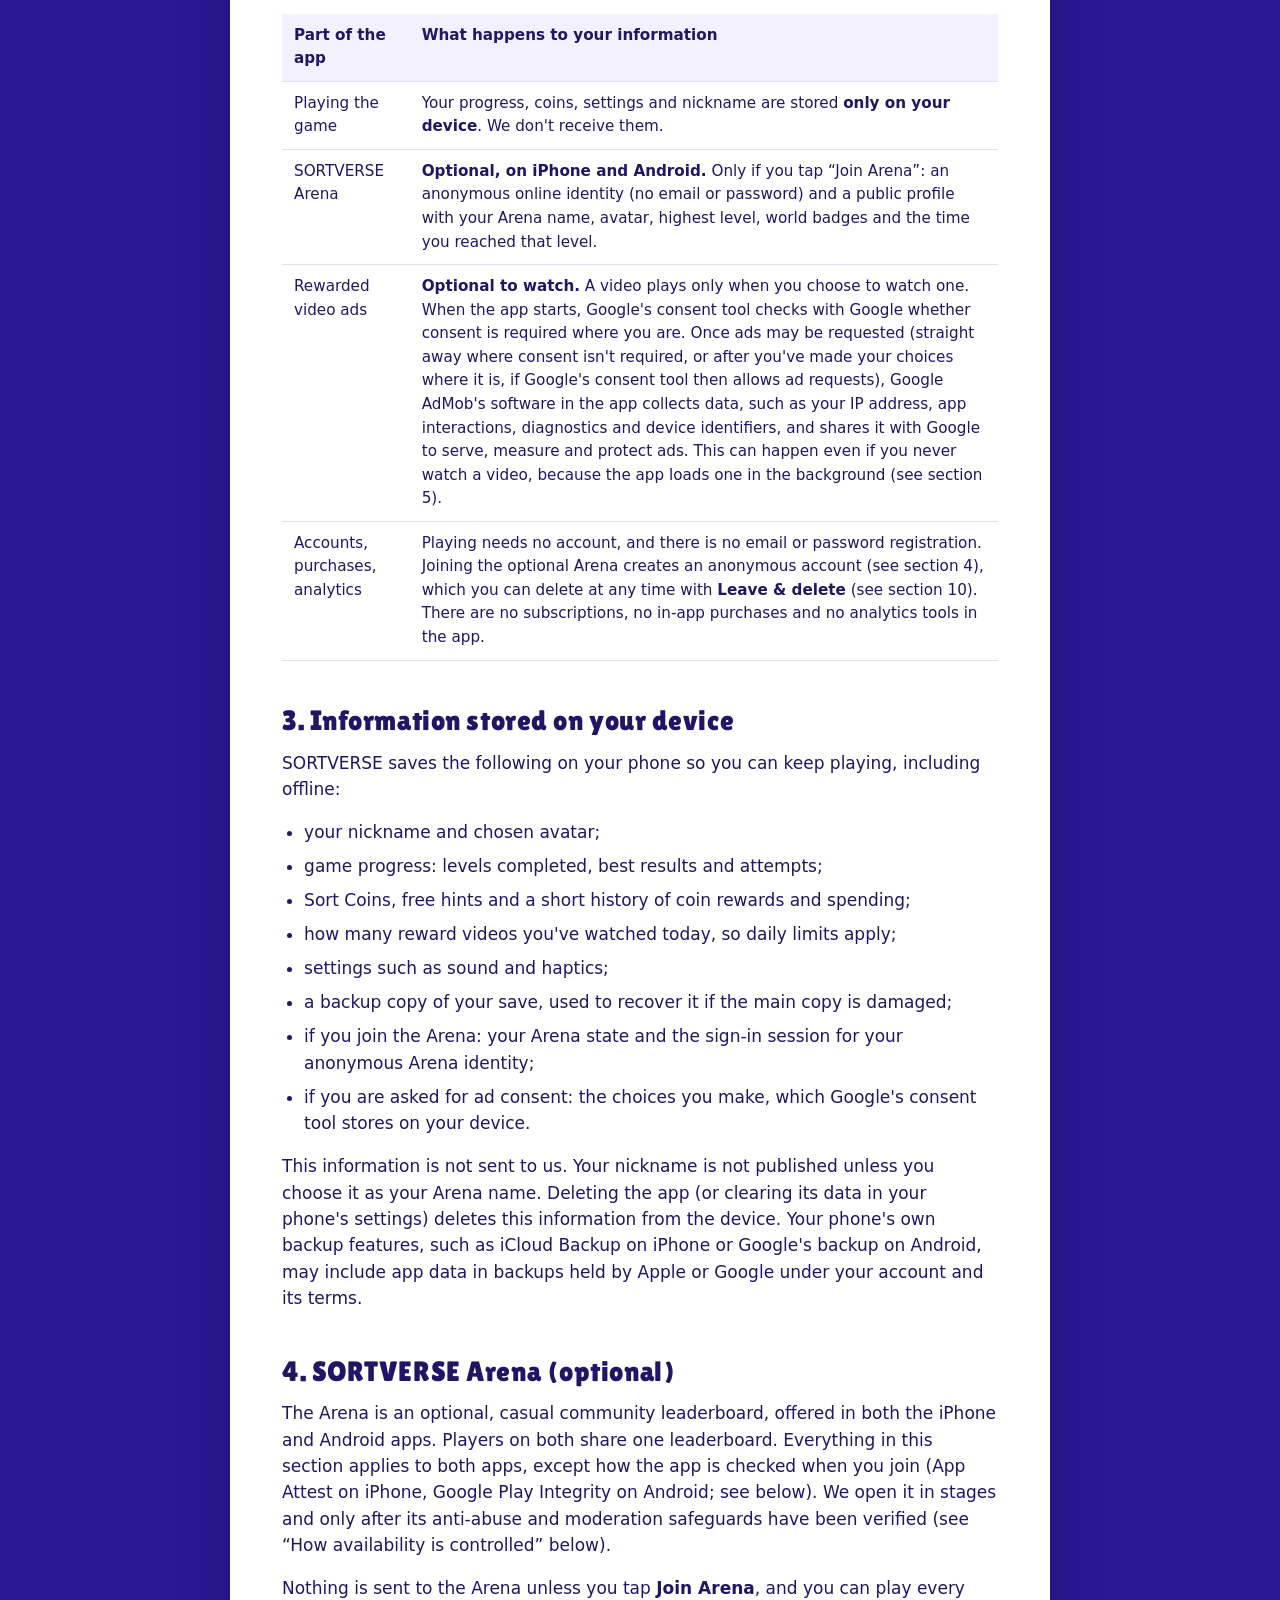
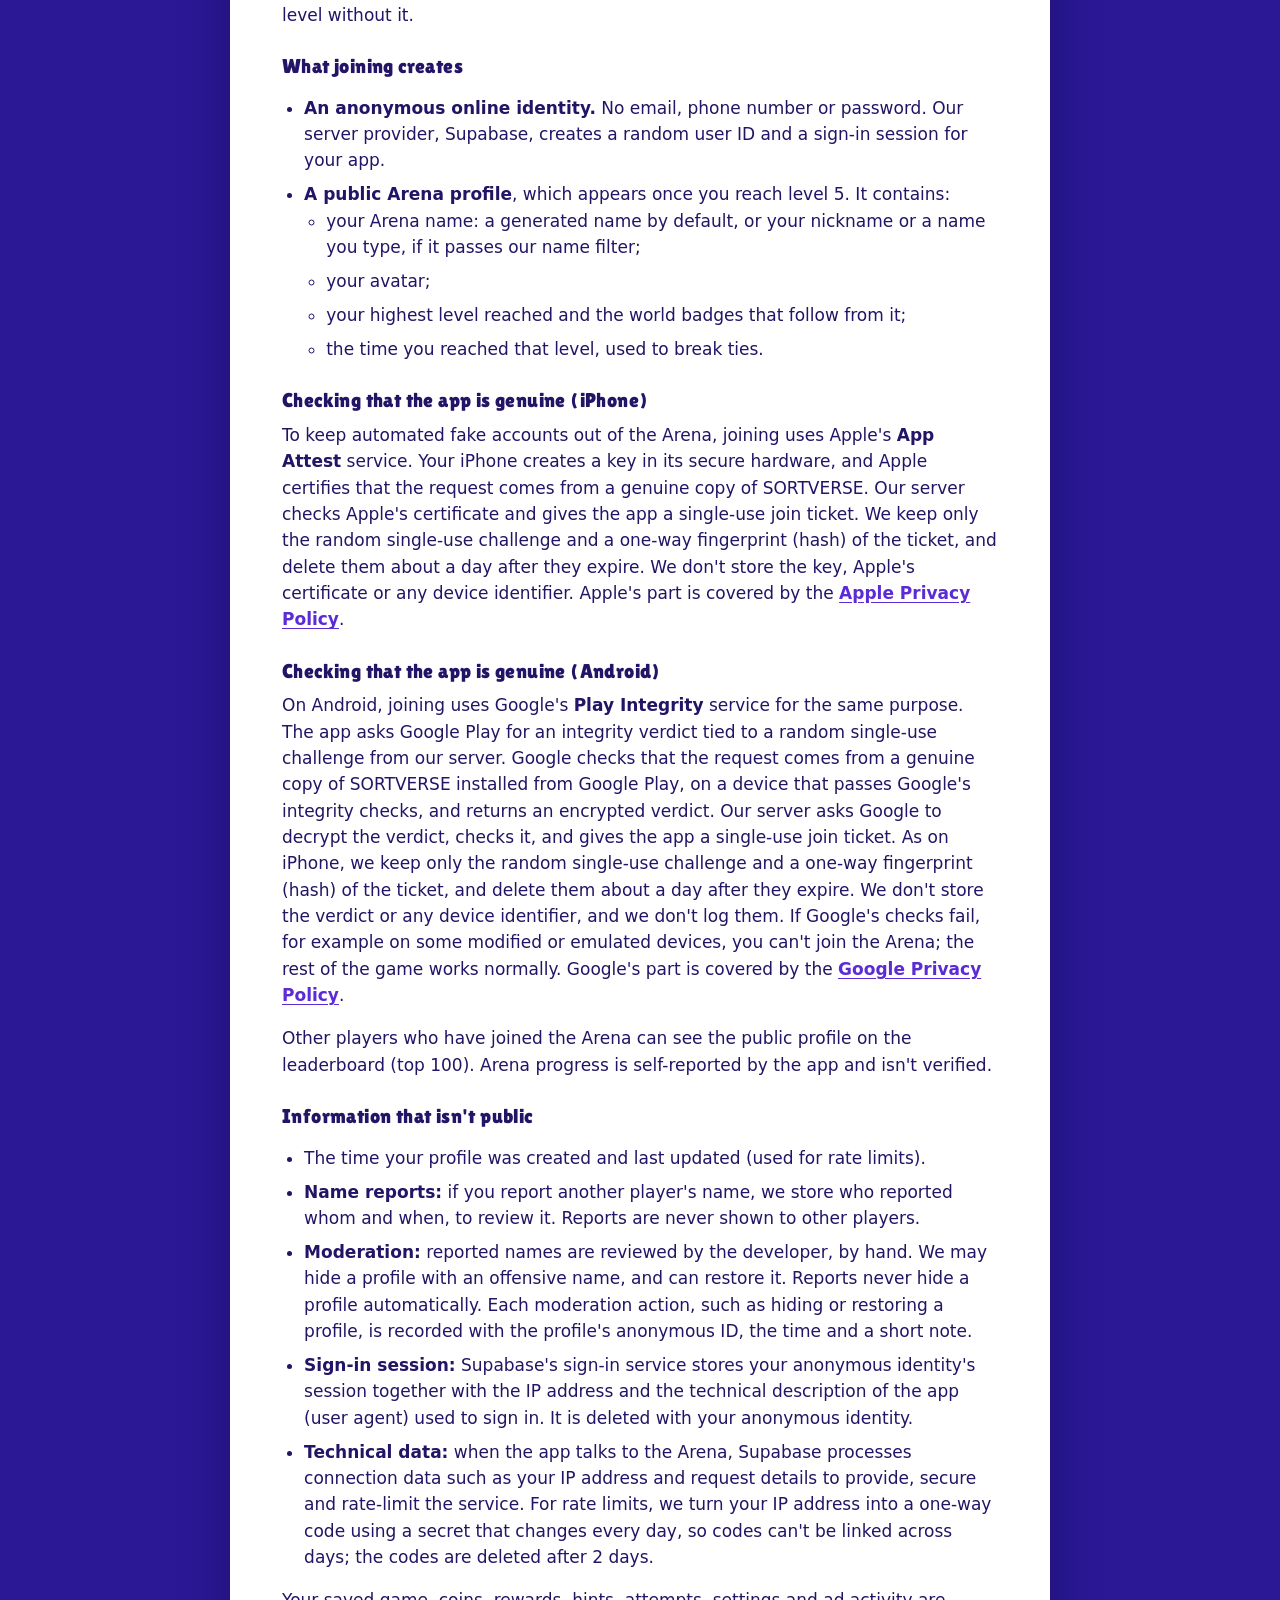
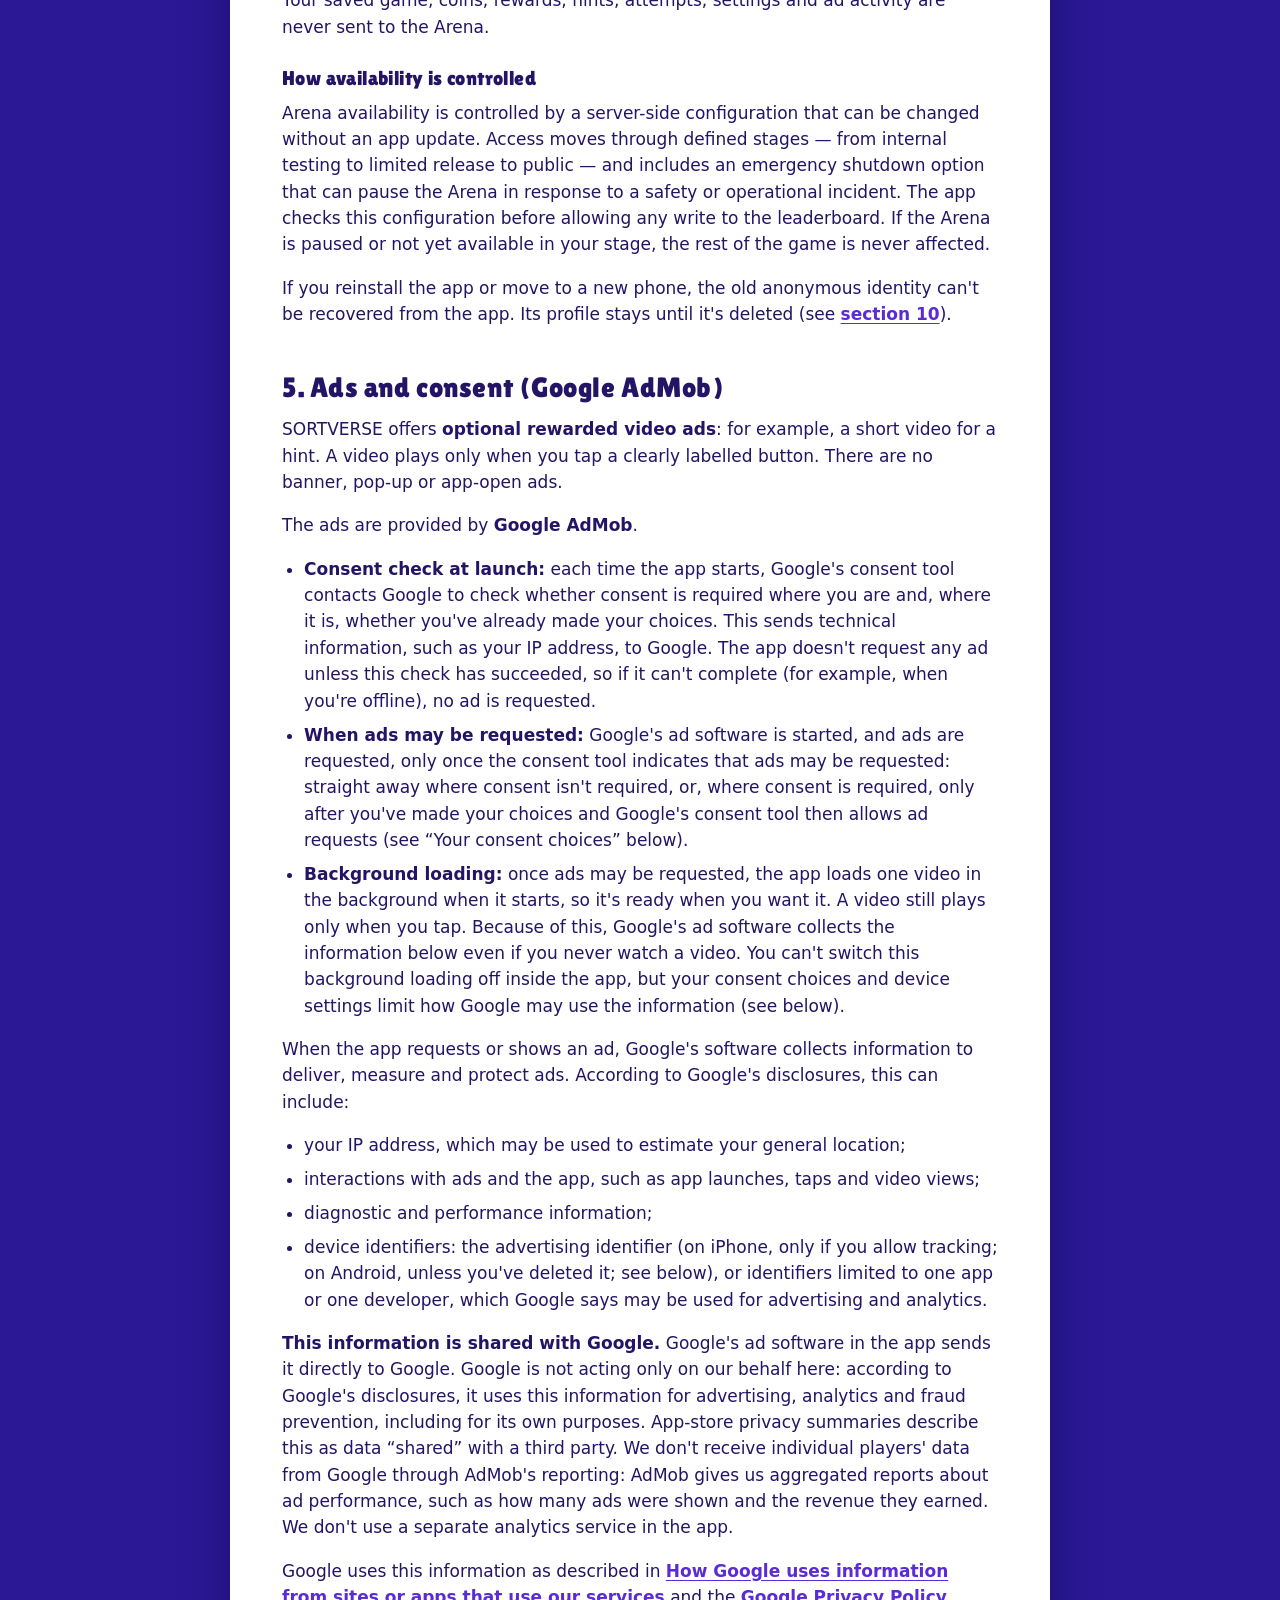
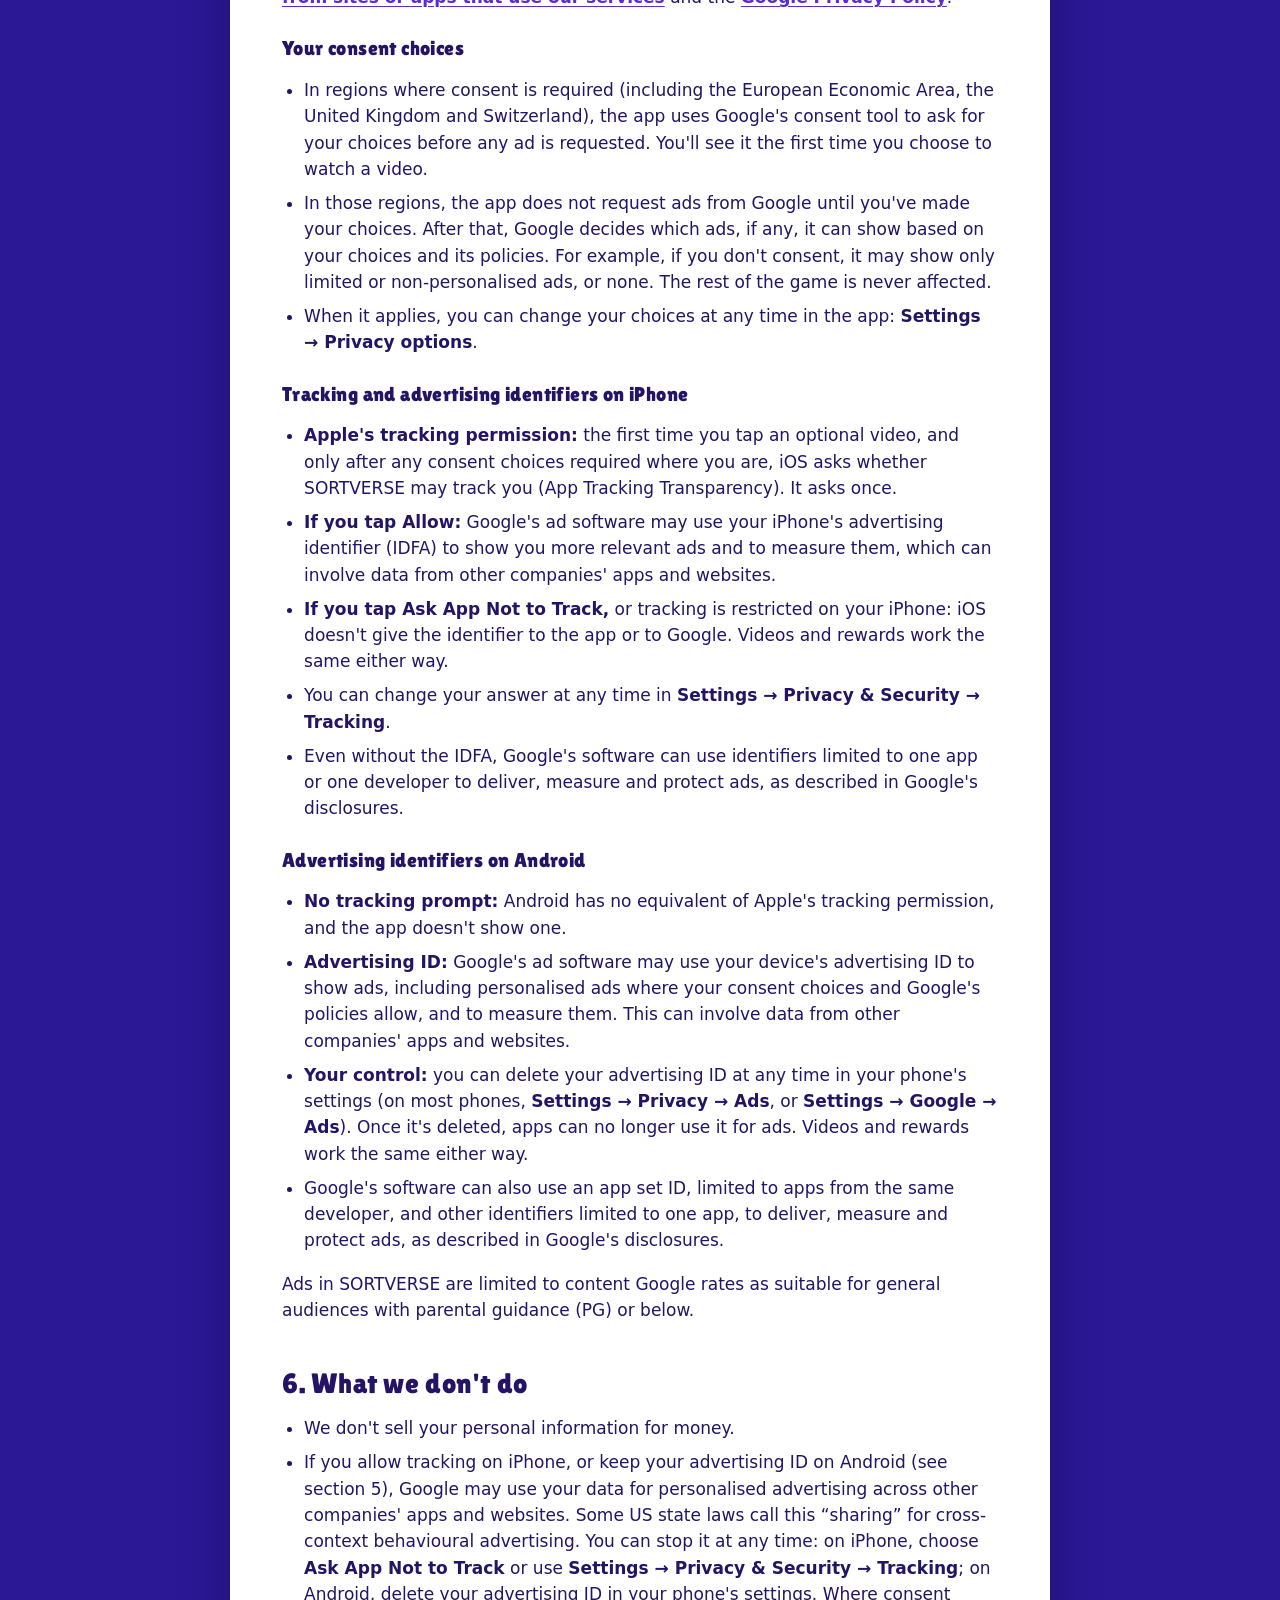
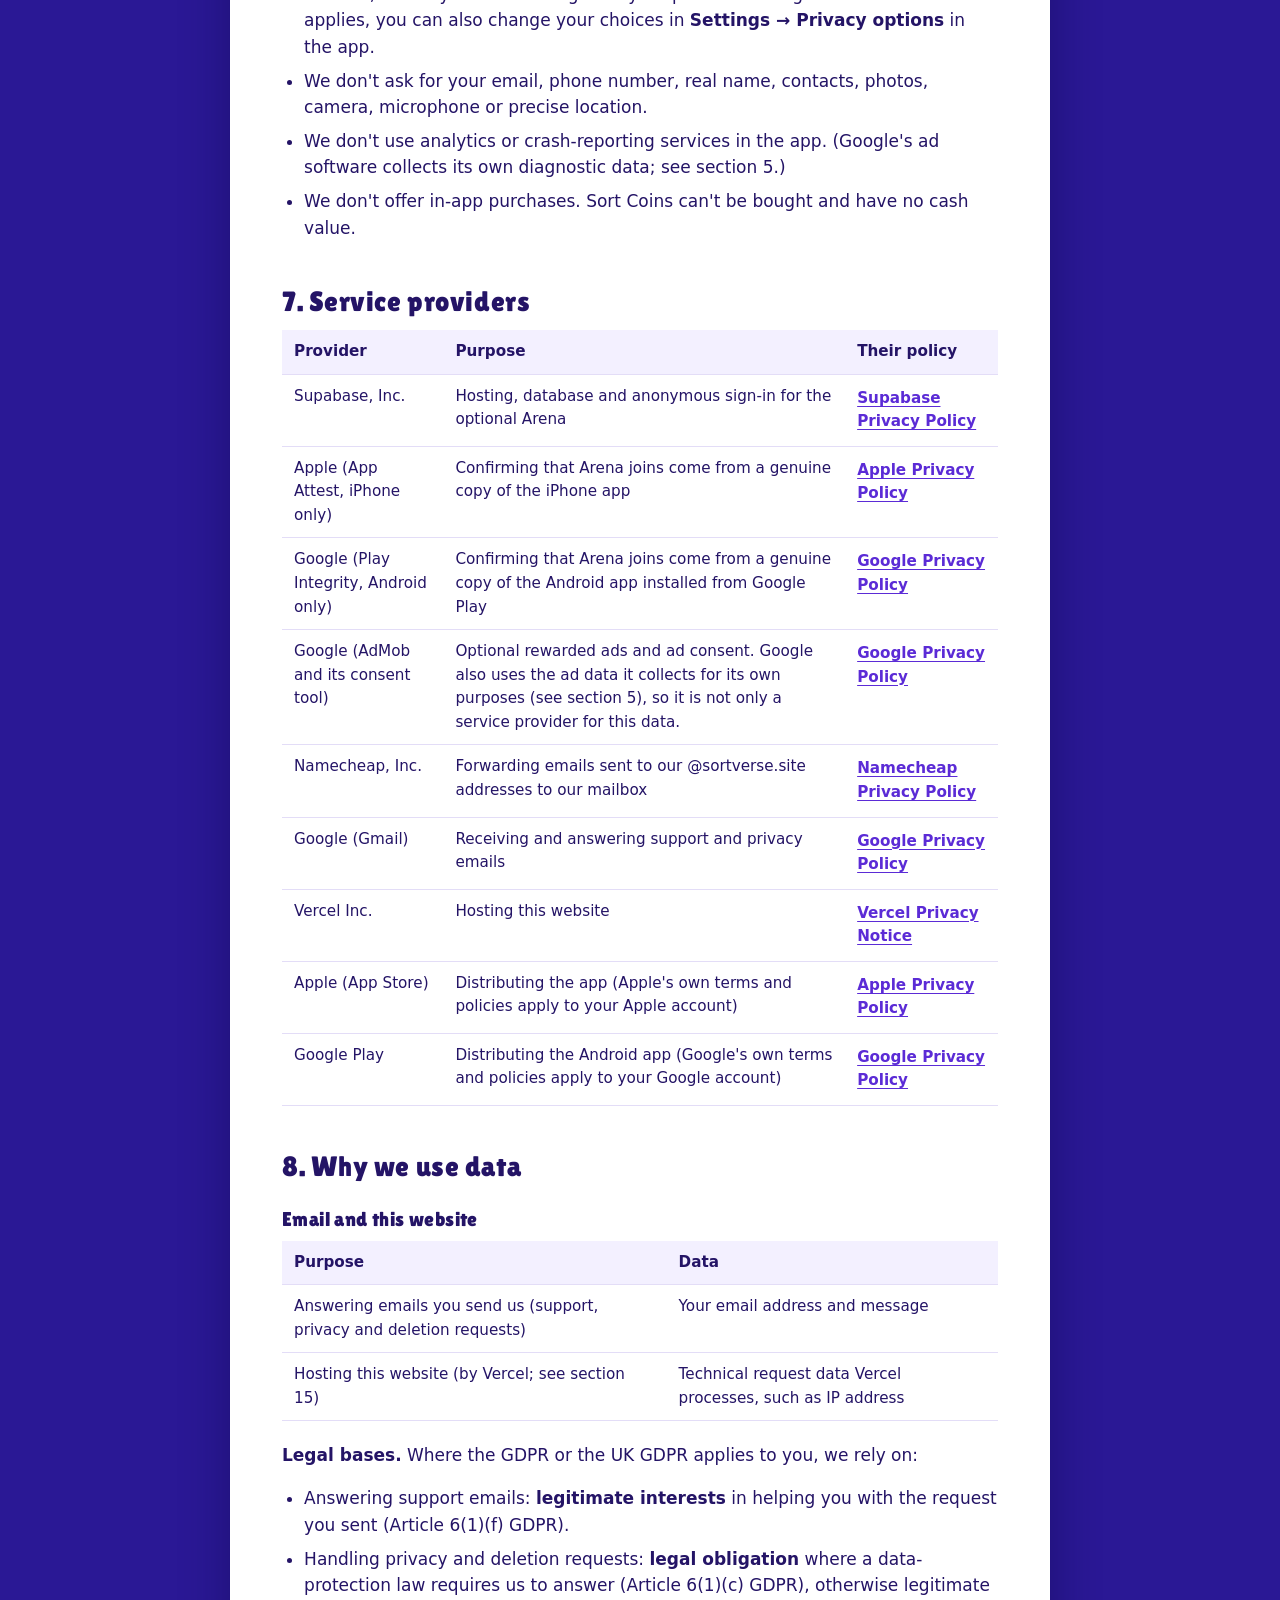
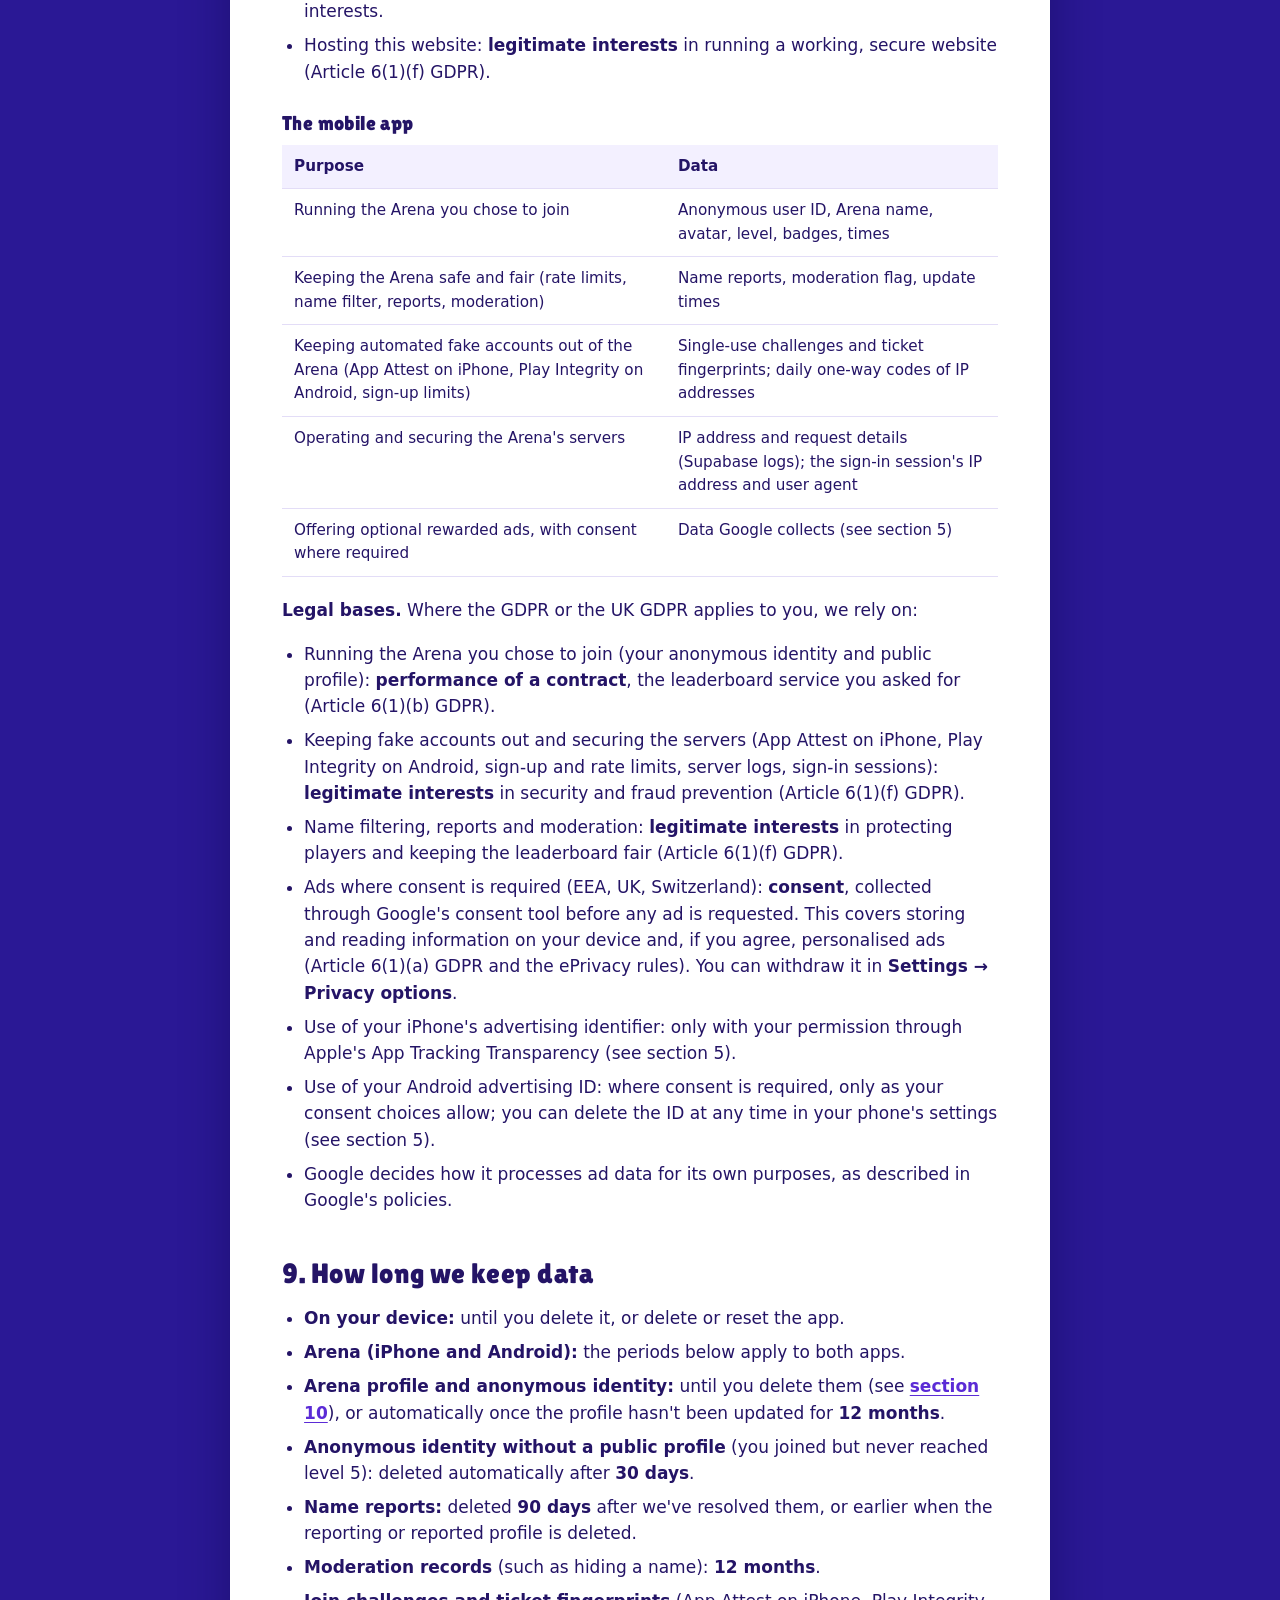
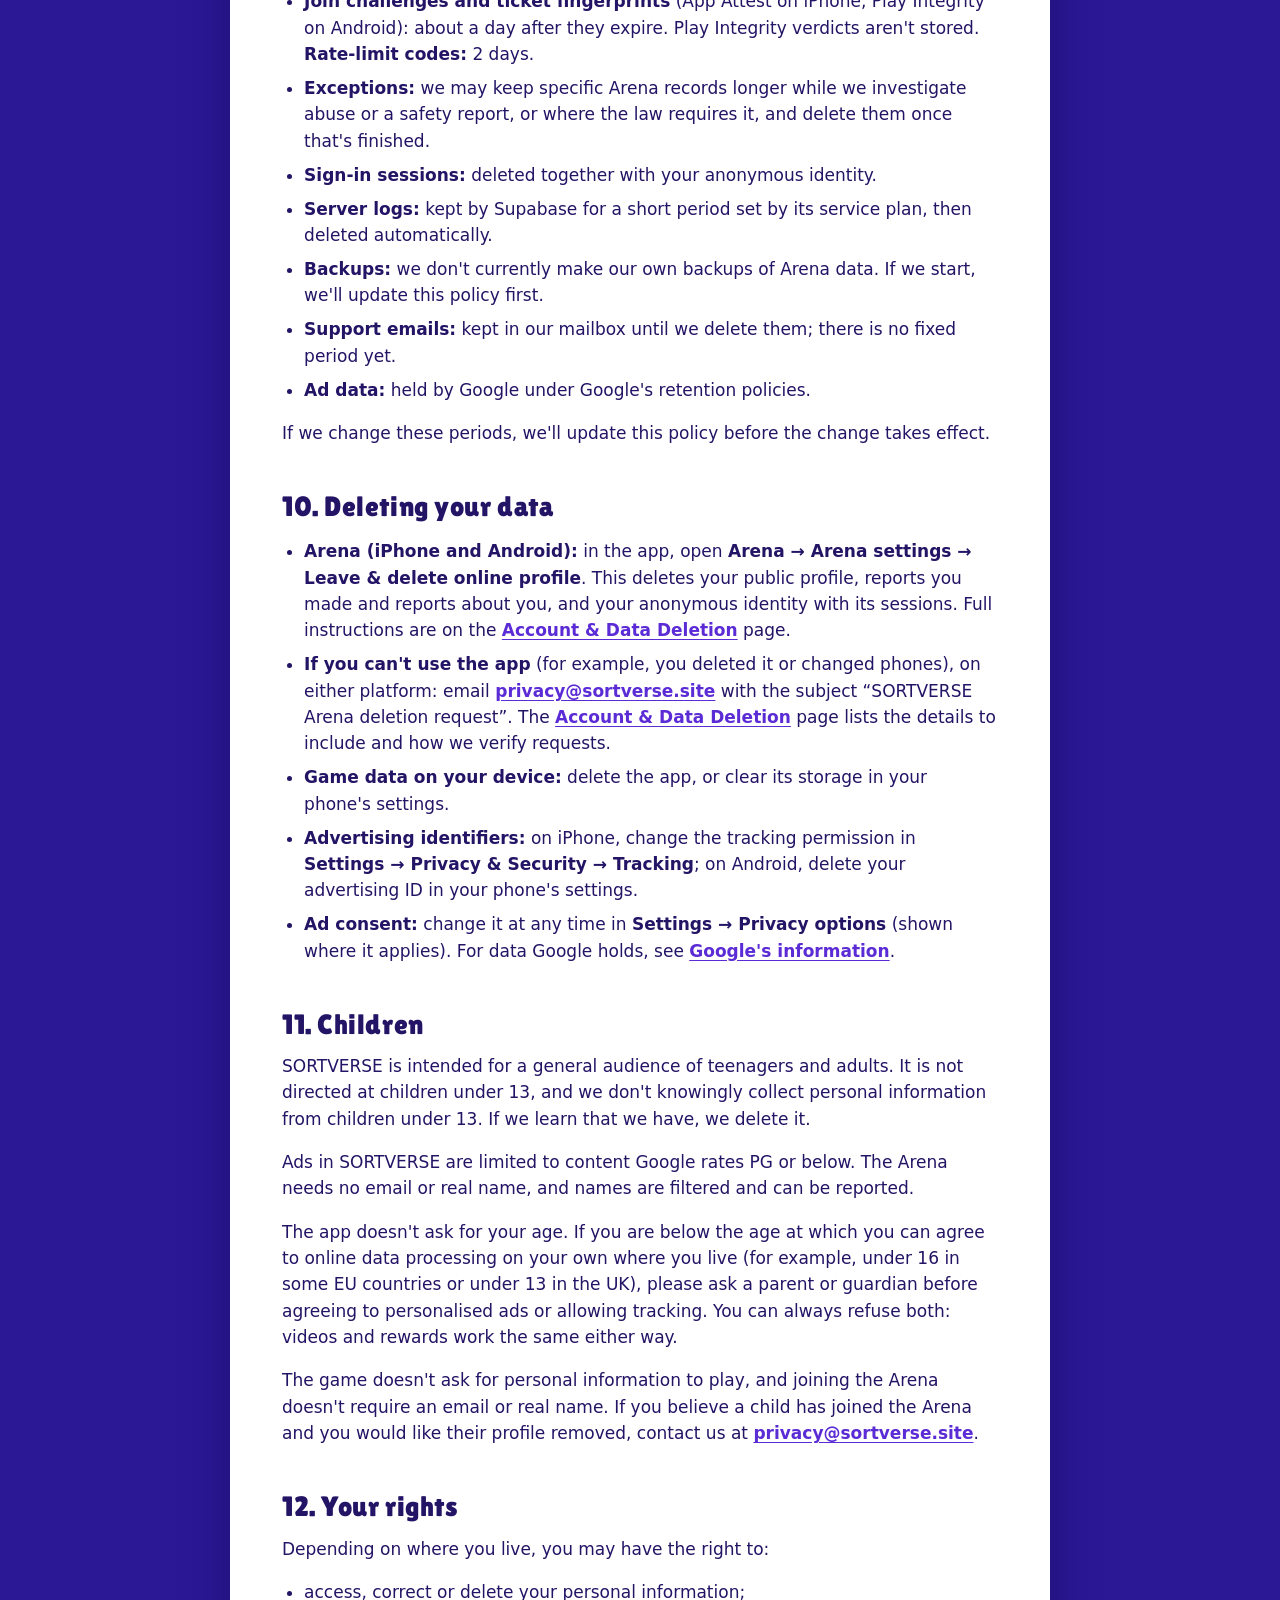
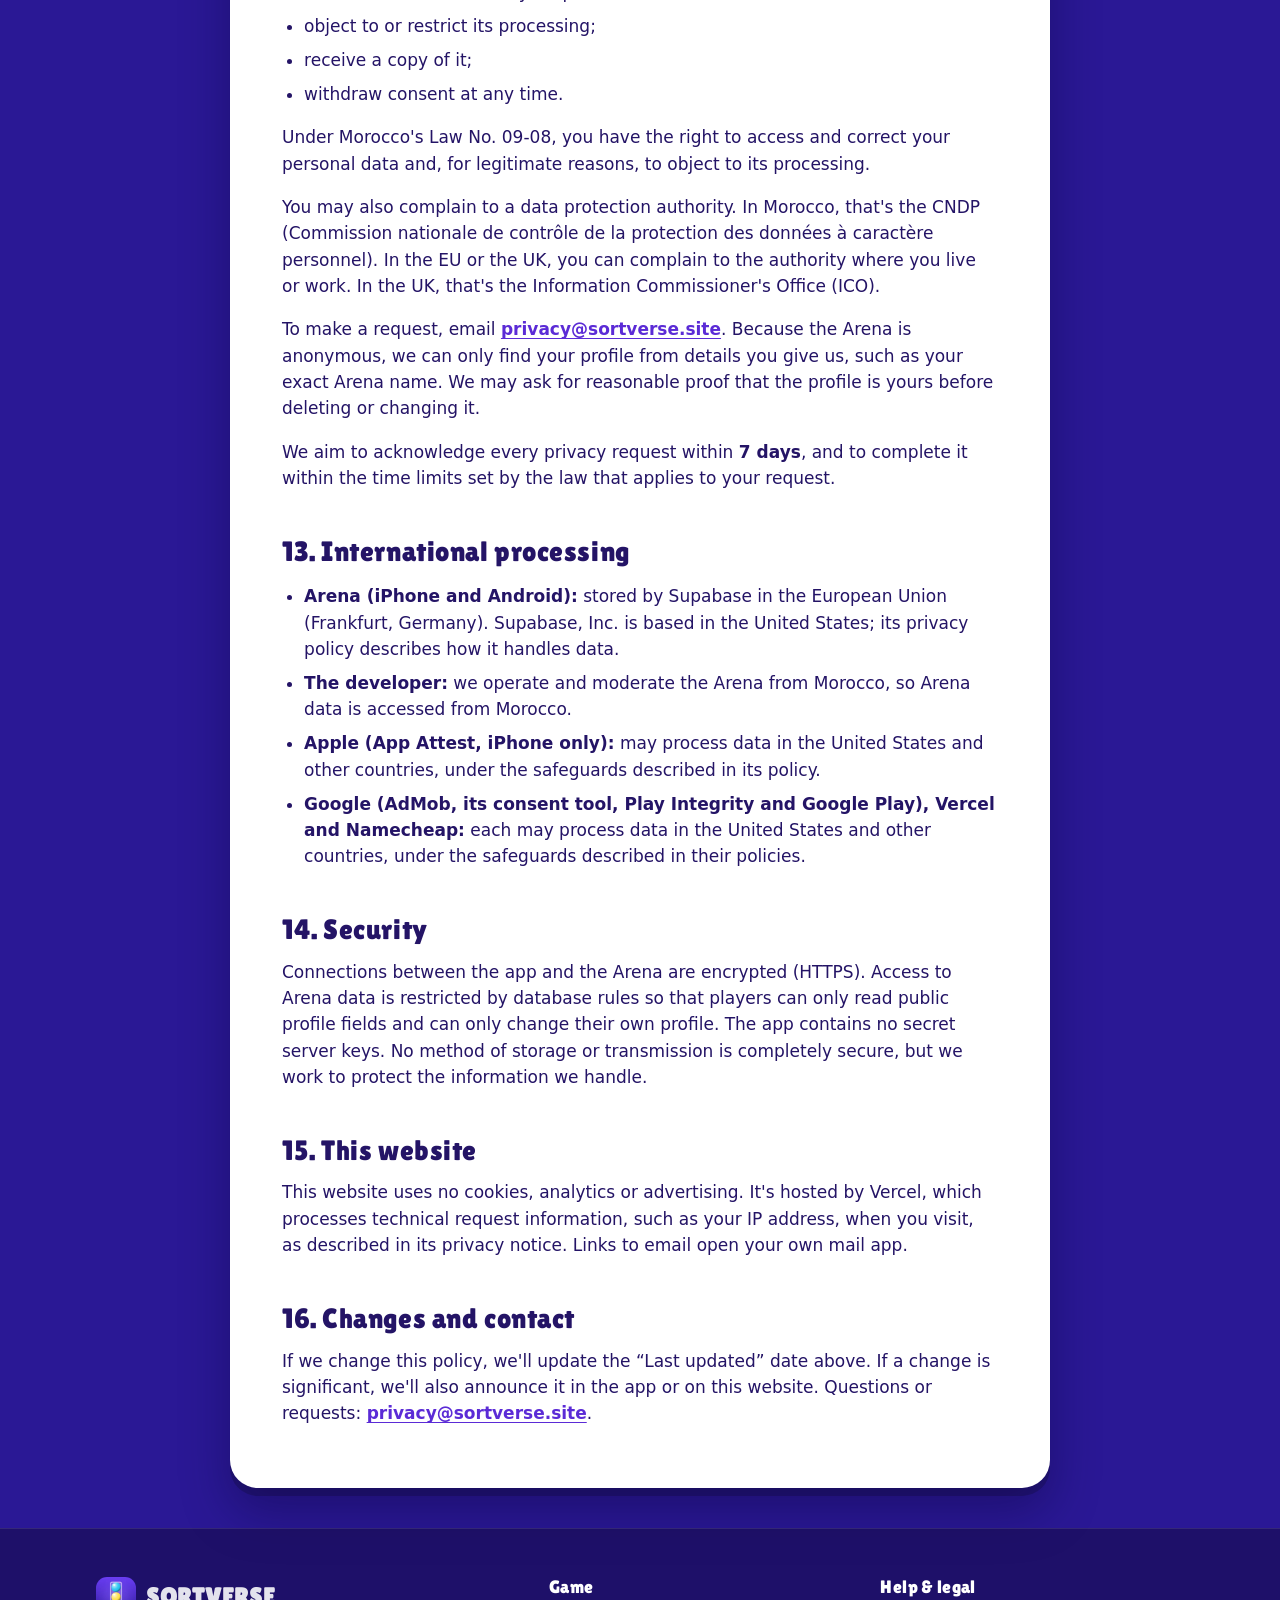
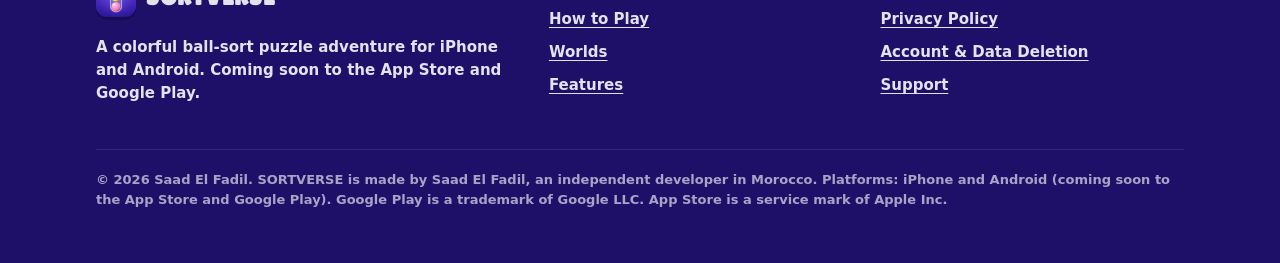
<file: privacy/index.html>
<!doctype html>
<html lang="en">
<head>
  <meta charset="utf-8">
  <meta name="viewport" content="width=device-width, initial-scale=1">
  <title>Privacy Policy | SORTVERSE</title>
  <meta name="description" content="How the SORTVERSE game handles your information: what stays on your phone, the optional Arena, Google AdMob ads and consent, and your choices.">
  <meta name="theme-color" content="#2A1895">
  <meta property="og:type" content="website">
  <meta property="og:site_name" content="SORTVERSE">
  <meta property="og:title" content="SORTVERSE Privacy Policy">
  <meta property="og:description" content="What stays on your phone, the optional Arena, ads and consent, and your choices.">
  <meta property="og:image" content="https://sortverse.site/assets/images/og-image.png">
  <meta property="og:url" content="https://sortverse.site/privacy/">
  <link rel="canonical" href="https://sortverse.site/privacy/">
  <link rel="icon" type="image/png" sizes="32x32" href="../assets/images/favicon-32.png">
  <link rel="apple-touch-icon" href="../assets/images/apple-touch-icon.png">
  <link rel="stylesheet" href="../assets/css/site.css">
  <script src="../assets/js/site.js" defer></script>
</head>
<body>
  <a class="skip-link" href="#main">Skip to content</a>

  <header class="site-header">
    <div class="wrap header-row">
      <a class="brand" href="../" aria-label="SORTVERSE home">
        <img src="../assets/images/sortverse-icon-256.webp" alt="" width="40" height="40">
        <span>SORTVERSE</span>
      </a>
      <button class="nav-toggle" type="button" aria-expanded="false" aria-controls="site-nav">
        <span class="nav-toggle-bars" aria-hidden="true"></span>
        <span class="nav-toggle-label">Menu</span>
      </button>
      <nav class="site-nav" id="site-nav" aria-label="Main">
        <ul>
          <li><a href="../">Home</a></li>
          <li><a href="../#how-to-play">How to Play</a></li>
          <li><a href="../#worlds">Worlds</a></li>
          <li><a href="../#features">Features</a></li>
          <li><a href="./" aria-current="page">Privacy</a></li>
          <li><a href="../support/">Support</a></li>
        </ul>
      </nav>
    </div>
  </header>

  <main id="main">
    <div class="wrap">
      <div class="doc-hero">
        <h1>Privacy Policy</h1>
        <p>How SORTVERSE handles your information, in plain language.</p>
      </div>

      <article class="doc">
        <p class="meta">
          Effective date: 18 November 2026<br>
          Last updated: 21 November 2026
        </p>

        <div class="notice" role="note">
          <p><strong>Current status.</strong> SORTVERSE 1.0 is being prepared for release on the App Store (iPhone) and on Google Play (Android, starting with a closed test for invited testers). It is not yet publicly available to download.</p>
          <ul>
            <li><strong>Arena:</strong> optional, offered in both the iPhone and Android apps as one shared leaderboard, and hosted in the European Union (see <a href="#transfers">section 13</a>).</li>
            <li><strong>Ads:</strong> the iPhone and Android apps offer optional rewarded videos from Google AdMob, shown only when you choose to watch one.</li>
            <li><strong>This website:</strong> a static site with no cookies, analytics or ads (see section 15).</li>
          </ul>
          <p style="margin-bottom:0">We will update this policy before any of this changes.</p>
        </div>

        <nav class="toc" aria-label="Contents">
          <ol>
            <li><a href="#who">Who we are</a></li>
            <li><a href="#summary">Summary</a></li>
            <li><a href="#device">Information on your device</a></li>
            <li><a href="#arena">SORTVERSE Arena (optional)</a></li>
            <li><a href="#ads">Ads and consent (Google AdMob)</a></li>
            <li><a href="#not">What we don't do</a></li>
            <li><a href="#providers">Service providers</a></li>
            <li><a href="#bases">Why we use data</a></li>
            <li><a href="#retention">How long we keep data</a></li>
            <li><a href="#deletion">Deleting your data</a></li>
            <li><a href="#children">Children</a></li>
            <li><a href="#rights">Your rights</a></li>
            <li><a href="#transfers">International processing</a></li>
            <li><a href="#security">Security</a></li>
            <li><a href="#website">This website</a></li>
            <li><a href="#changes">Changes and contact</a></li>
          </ol>
        </nav>

        <h2 id="who">1. Who we are</h2>
        <p>SORTVERSE is a puzzle game for iPhone and Android. This policy covers both versions of the app and this website. Both apps offer the same game, the same optional rewarded videos and the same optional online Arena. Where they differ, for example in how the app is checked when you join the Arena or how advertising identifiers work, this policy says so.</p>
        <ul>
          <li><strong>Developer and data controller:</strong> Saad El Fadil, an individual developer</li>
          <li><strong>Country:</strong> Morocco</li>
          <li><strong>Privacy and deletion requests:</strong> <a href="mailto:privacy@sortverse.site">privacy@sortverse.site</a></li>
          <li><strong>Support:</strong> <a href="mailto:support@sortverse.site">support@sortverse.site</a></li>
          <li><strong>General inquiries:</strong> <a href="mailto:contact@sortverse.site">contact@sortverse.site</a></li>
        </ul>
        <p>In this policy, “we” and “us” mean the developer named above.</p>

        <h2 id="summary">2. Summary</h2>
        <div class="table-scroll">
          <table>
            <thead><tr><th scope="col">Part of the app</th><th scope="col">What happens to your information</th></tr></thead>
            <tbody>
              <tr><td>Playing the game</td><td>Your progress, coins, settings and nickname are stored <strong>only on your device</strong>. We don't receive them.</td></tr>
              <tr><td>SORTVERSE Arena</td><td><strong>Optional, on iPhone and Android.</strong> Only if you tap “Join Arena”: an anonymous online identity (no email or password) and a public profile with your Arena name, avatar, highest level, world badges and the time you reached that level.</td></tr>
              <tr><td>Rewarded video ads</td><td><strong>Optional to watch.</strong> A video plays only when you choose to watch one. When the app starts, Google's consent tool checks with Google whether consent is required where you are. Once ads may be requested (straight away where consent isn't required, or after you've made your choices where it is, if Google's consent tool then allows ad requests), Google AdMob's software in the app collects data, such as your IP address, app interactions, diagnostics and device identifiers, and shares it with Google to serve, measure and protect ads. This can happen even if you never watch a video, because the app loads one in the background (see section 5).</td></tr>
              <tr><td>Accounts, purchases, analytics</td><td>Playing needs no account, and there is no email or password registration. Joining the optional Arena creates an anonymous account (see section 4), which you can delete at any time with <strong>Leave &amp; delete</strong> (see section 10). There are no subscriptions, no in-app purchases and no analytics tools in the app.</td></tr>
            </tbody>
          </table>
        </div>

        <h2 id="device">3. Information stored on your device</h2>
        <p>SORTVERSE saves the following on your phone so you can keep playing, including offline:</p>
        <ul>
          <li>your nickname and chosen avatar;</li>
          <li>game progress: levels completed, best results and attempts;</li>
          <li>Sort Coins, free hints and a short history of coin rewards and spending;</li>
          <li>how many reward videos you've watched today, so daily limits apply;</li>
          <li>settings such as sound and haptics;</li>
          <li>a backup copy of your save, used to recover it if the main copy is damaged;</li>
          <li>if you join the Arena: your Arena state and the sign-in session for your anonymous Arena identity;</li>
          <li>if you are asked for ad consent: the choices you make, which Google's consent tool stores on your device.</li>
        </ul>
        <p>This information is not sent to us. Your nickname is not published unless you choose it as your Arena name. Deleting the app (or clearing its data in your phone's settings) deletes this information from the device. Your phone's own backup features, such as iCloud Backup on iPhone or Google's backup on Android, may include app data in backups held by Apple or Google under your account and its terms.</p>

        <h2 id="arena">4. SORTVERSE Arena (optional)</h2>
        <p>The Arena is an optional, casual community leaderboard, offered in both the iPhone and Android apps. Players on both share one leaderboard. Everything in this section applies to both apps, except how the app is checked when you join (App Attest on iPhone, Google Play Integrity on Android; see below). We open it in stages and only after its anti-abuse and moderation safeguards have been verified (see “How availability is controlled” below).</p>
        <p>Nothing is sent to the Arena unless you tap <strong>Join Arena</strong>, and you can play every level without it.</p>
        <h3>What joining creates</h3>
        <ul>
          <li><strong>An anonymous online identity.</strong> No email, phone number or password. Our server provider, Supabase, creates a random user ID and a sign-in session for your app.</li>
          <li><strong>A public Arena profile</strong>, which appears once you reach level 5. It contains:
            <ul>
              <li>your Arena name: a generated name by default, or your nickname or a name you type, if it passes our name filter;</li>
              <li>your avatar;</li>
              <li>your highest level reached and the world badges that follow from it;</li>
              <li>the time you reached that level, used to break ties.</li>
            </ul>
          </li>
        </ul>
        <h3>Checking that the app is genuine (iPhone)</h3>
        <p>To keep automated fake accounts out of the Arena, joining uses Apple's <strong>App Attest</strong> service. Your iPhone creates a key in its secure hardware, and Apple certifies that the request comes from a genuine copy of SORTVERSE. Our server checks Apple's certificate and gives the app a single-use join ticket. We keep only the random single-use challenge and a one-way fingerprint (hash) of the ticket, and delete them about a day after they expire. We don't store the key, Apple's certificate or any device identifier. Apple's part is covered by the <a href="https://www.apple.com/legal/privacy/" rel="noopener">Apple Privacy Policy</a>.</p>
        <h3>Checking that the app is genuine (Android)</h3>
        <p>On Android, joining uses Google's <strong>Play Integrity</strong> service for the same purpose. The app asks Google Play for an integrity verdict tied to a random single-use challenge from our server. Google checks that the request comes from a genuine copy of SORTVERSE installed from Google Play, on a device that passes Google's integrity checks, and returns an encrypted verdict. Our server asks Google to decrypt the verdict, checks it, and gives the app a single-use join ticket. As on iPhone, we keep only the random single-use challenge and a one-way fingerprint (hash) of the ticket, and delete them about a day after they expire. We don't store the verdict or any device identifier, and we don't log them. If Google's checks fail, for example on some modified or emulated devices, you can't join the Arena; the rest of the game works normally. Google's part is covered by the <a href="https://policies.google.com/privacy" rel="noopener">Google Privacy Policy</a>.</p>
        <p>Other players who have joined the Arena can see the public profile on the leaderboard (top 100). Arena progress is self-reported by the app and isn't verified.</p>
        <h3>Information that isn't public</h3>
        <ul>
          <li>The time your profile was created and last updated (used for rate limits).</li>
          <li><strong>Name reports:</strong> if you report another player's name, we store who reported whom and when, to review it. Reports are never shown to other players.</li>
          <li><strong>Moderation:</strong> reported names are reviewed by the developer, by hand. We may hide a profile with an offensive name, and can restore it. Reports never hide a profile automatically. Each moderation action, such as hiding or restoring a profile, is recorded with the profile's anonymous ID, the time and a short note.</li>
          <li><strong>Sign-in session:</strong> Supabase's sign-in service stores your anonymous identity's session together with the IP address and the technical description of the app (user agent) used to sign in. It is deleted with your anonymous identity.</li>
          <li><strong>Technical data:</strong> when the app talks to the Arena, Supabase processes connection data such as your IP address and request details to provide, secure and rate-limit the service. For rate limits, we turn your IP address into a one-way code using a secret that changes every day, so codes can't be linked across days; the codes are deleted after 2 days.</li>
        </ul>
        <p>Your saved game, coins, rewards, hints, attempts, settings and ad activity are never sent to the Arena.</p>
        <h3>How availability is controlled</h3>
        <p>Arena availability is controlled by a server-side configuration that can be changed without an app update. Access moves through defined stages — from internal testing to limited release to public — and includes an emergency shutdown option that can pause the Arena in response to a safety or operational incident. The app checks this configuration before allowing any write to the leaderboard. If the Arena is paused or not yet available in your stage, the rest of the game is never affected.</p>
        <p>If you reinstall the app or move to a new phone, the old anonymous identity can't be recovered from the app. Its profile stays until it's deleted (see <a href="#deletion">section 10</a>).</p>

        <h2 id="ads">5. Ads and consent (Google AdMob)</h2>
        <p>SORTVERSE offers <strong>optional rewarded video ads</strong>: for example, a short video for a hint. A video plays only when you tap a clearly labelled button. There are no banner, pop-up or app-open ads.</p>
        <p>The ads are provided by <strong>Google AdMob</strong>.</p>
        <ul>
          <li><strong>Consent check at launch:</strong> each time the app starts, Google's consent tool contacts Google to check whether consent is required where you are and, where it is, whether you've already made your choices. This sends technical information, such as your IP address, to Google. The app doesn't request any ad unless this check has succeeded, so if it can't complete (for example, when you're offline), no ad is requested.</li>
          <li><strong>When ads may be requested:</strong> Google's ad software is started, and ads are requested, only once the consent tool indicates that ads may be requested: straight away where consent isn't required, or, where consent is required, only after you've made your choices and Google's consent tool then allows ad requests (see “Your consent choices” below).</li>
          <li><strong>Background loading:</strong> once ads may be requested, the app loads one video in the background when it starts, so it's ready when you want it. A video still plays only when you tap. Because of this, Google's ad software collects the information below even if you never watch a video. You can't switch this background loading off inside the app, but your consent choices and device settings limit how Google may use the information (see below).</li>
        </ul>
        <p>When the app requests or shows an ad, Google's software collects information to deliver, measure and protect ads. According to Google's disclosures, this can include:</p>
        <ul>
          <li>your IP address, which may be used to estimate your general location;</li>
          <li>interactions with ads and the app, such as app launches, taps and video views;</li>
          <li>diagnostic and performance information;</li>
          <li>device identifiers: the advertising identifier (on iPhone, only if you allow tracking; on Android, unless you've deleted it; see below), or identifiers limited to one app or one developer, which Google says may be used for advertising and analytics.</li>
        </ul>
        <p><strong>This information is shared with Google.</strong> Google's ad software in the app sends it directly to Google. Google is not acting only on our behalf here: according to Google's disclosures, it uses this information for advertising, analytics and fraud prevention, including for its own purposes. App-store privacy summaries describe this as data “shared” with a third party. We don't receive individual players' data from Google through AdMob's reporting: AdMob gives us aggregated reports about ad performance, such as how many ads were shown and the revenue they earned. We don't use a separate analytics service in the app.</p>
        <p>Google uses this information as described in <a href="https://policies.google.com/technologies/partner-sites" rel="noopener">How Google uses information from sites or apps that use our services</a> and the <a href="https://policies.google.com/privacy" rel="noopener">Google Privacy Policy</a>.</p>
        <h3>Your consent choices</h3>
        <ul>
          <li>In regions where consent is required (including the European Economic Area, the United Kingdom and Switzerland), the app uses Google's consent tool to ask for your choices before any ad is requested. You'll see it the first time you choose to watch a video.</li>
          <li>In those regions, the app does not request ads from Google until you've made your choices. After that, Google decides which ads, if any, it can show based on your choices and its policies. For example, if you don't consent, it may show only limited or non-personalised ads, or none. The rest of the game is never affected.</li>
          <li>When it applies, you can change your choices at any time in the app: <strong>Settings → Privacy options</strong>.</li>
        </ul>
        <h3>Tracking and advertising identifiers on iPhone</h3>
        <ul>
          <li><strong>Apple's tracking permission:</strong> the first time you tap an optional video, and only after any consent choices required where you are, iOS asks whether SORTVERSE may track you (App Tracking Transparency). It asks once.</li>
          <li><strong>If you tap Allow:</strong> Google's ad software may use your iPhone's advertising identifier (IDFA) to show you more relevant ads and to measure them, which can involve data from other companies' apps and websites.</li>
          <li><strong>If you tap Ask App Not to Track,</strong> or tracking is restricted on your iPhone: iOS doesn't give the identifier to the app or to Google. Videos and rewards work the same either way.</li>
          <li>You can change your answer at any time in <strong>Settings → Privacy &amp; Security → Tracking</strong>.</li>
          <li>Even without the IDFA, Google's software can use identifiers limited to one app or one developer to deliver, measure and protect ads, as described in Google's disclosures.</li>
        </ul>
        <h3>Advertising identifiers on Android</h3>
        <ul>
          <li><strong>No tracking prompt:</strong> Android has no equivalent of Apple's tracking permission, and the app doesn't show one.</li>
          <li><strong>Advertising ID:</strong> Google's ad software may use your device's advertising ID to show ads, including personalised ads where your consent choices and Google's policies allow, and to measure them. This can involve data from other companies' apps and websites.</li>
          <li><strong>Your control:</strong> you can delete your advertising ID at any time in your phone's settings (on most phones, <strong>Settings → Privacy → Ads</strong>, or <strong>Settings → Google → Ads</strong>). Once it's deleted, apps can no longer use it for ads. Videos and rewards work the same either way.</li>
          <li>Google's software can also use an app set ID, limited to apps from the same developer, and other identifiers limited to one app, to deliver, measure and protect ads, as described in Google's disclosures.</li>
        </ul>
        <p>Ads in SORTVERSE are limited to content Google rates as suitable for general audiences with parental guidance (PG) or below.</p>

        <h2 id="not">6. What we don't do</h2>
        <ul>
          <li>We don't sell your personal information for money.</li>
          <li>If you allow tracking on iPhone, or keep your advertising ID on Android (see section 5), Google may use your data for personalised advertising across other companies' apps and websites. Some US state laws call this “sharing” for cross-context behavioural advertising. You can stop it at any time: on iPhone, choose <strong>Ask App Not to Track</strong> or use <strong>Settings → Privacy &amp; Security → Tracking</strong>; on Android, delete your advertising ID in your phone's settings. Where consent applies, you can also change your choices in <strong>Settings → Privacy options</strong> in the app.</li>
          <li>We don't ask for your email, phone number, real name, contacts, photos, camera, microphone or precise location.</li>
          <li>We don't use analytics or crash-reporting services in the app. (Google's ad software collects its own diagnostic data; see section 5.)</li>
          <li>We don't offer in-app purchases. Sort Coins can't be bought and have no cash value.</li>
        </ul>

        <h2 id="providers">7. Service providers</h2>
        <div class="table-scroll">
          <table>
            <thead><tr><th scope="col">Provider</th><th scope="col">Purpose</th><th scope="col">Their policy</th></tr></thead>
            <tbody>
              <tr><td>Supabase, Inc.</td><td>Hosting, database and anonymous sign-in for the optional Arena</td><td><a href="https://supabase.com/privacy" rel="noopener">Supabase Privacy Policy</a></td></tr>
              <tr><td>Apple (App Attest, iPhone only)</td><td>Confirming that Arena joins come from a genuine copy of the iPhone app</td><td><a href="https://www.apple.com/legal/privacy/" rel="noopener">Apple Privacy Policy</a></td></tr>
              <tr><td>Google (Play Integrity, Android only)</td><td>Confirming that Arena joins come from a genuine copy of the Android app installed from Google Play</td><td><a href="https://policies.google.com/privacy" rel="noopener">Google Privacy Policy</a></td></tr>
              <tr><td>Google (AdMob and its consent tool)</td><td>Optional rewarded ads and ad consent. Google also uses the ad data it collects for its own purposes (see section 5), so it is not only a service provider for this data.</td><td><a href="https://policies.google.com/privacy" rel="noopener">Google Privacy Policy</a></td></tr>
              <tr><td>Namecheap, Inc.</td><td>Forwarding emails sent to our @sortverse.site addresses to our mailbox</td><td><a href="https://www.namecheap.com/legal/general/privacy-policy/" rel="noopener">Namecheap Privacy Policy</a></td></tr>
              <tr><td>Google (Gmail)</td><td>Receiving and answering support and privacy emails</td><td><a href="https://policies.google.com/privacy" rel="noopener">Google Privacy Policy</a></td></tr>
              <tr><td>Vercel Inc.</td><td>Hosting this website</td><td><a href="https://vercel.com/legal/privacy-notice" rel="noopener">Vercel Privacy Notice</a></td></tr>
              <tr><td>Apple (App Store)</td><td>Distributing the app (Apple's own terms and policies apply to your Apple account)</td><td><a href="https://www.apple.com/legal/privacy/" rel="noopener">Apple Privacy Policy</a></td></tr>
              <tr><td>Google Play</td><td>Distributing the Android app (Google's own terms and policies apply to your Google account)</td><td><a href="https://policies.google.com/privacy" rel="noopener">Google Privacy Policy</a></td></tr>
            </tbody>
          </table>
        </div>

        <h2 id="bases">8. Why we use data</h2>
        <h3>Email and this website</h3>
        <div class="table-scroll">
          <table>
            <thead><tr><th scope="col">Purpose</th><th scope="col">Data</th></tr></thead>
            <tbody>
              <tr><td>Answering emails you send us (support, privacy and deletion requests)</td><td>Your email address and message</td></tr>
              <tr><td>Hosting this website (by Vercel; see section 15)</td><td>Technical request data Vercel processes, such as IP address</td></tr>
            </tbody>
          </table>
        </div>
        <p><strong>Legal bases.</strong> Where the GDPR or the UK GDPR applies to you, we rely on:</p>
        <ul>
          <li>Answering support emails: <strong>legitimate interests</strong> in helping you with the request you sent (Article 6(1)(f) GDPR).</li>
          <li>Handling privacy and deletion requests: <strong>legal obligation</strong> where a data-protection law requires us to answer (Article 6(1)(c) GDPR), otherwise legitimate interests.</li>
          <li>Hosting this website: <strong>legitimate interests</strong> in running a working, secure website (Article 6(1)(f) GDPR).</li>
        </ul>

        <h3>The mobile app</h3>
        <div class="table-scroll">
          <table>
            <thead><tr><th scope="col">Purpose</th><th scope="col">Data</th></tr></thead>
            <tbody>
              <tr><td>Running the Arena you chose to join</td><td>Anonymous user ID, Arena name, avatar, level, badges, times</td></tr>
              <tr><td>Keeping the Arena safe and fair (rate limits, name filter, reports, moderation)</td><td>Name reports, moderation flag, update times</td></tr>
              <tr><td>Keeping automated fake accounts out of the Arena (App Attest on iPhone, Play Integrity on Android, sign-up limits)</td><td>Single-use challenges and ticket fingerprints; daily one-way codes of IP addresses</td></tr>
              <tr><td>Operating and securing the Arena's servers</td><td>IP address and request details (Supabase logs); the sign-in session's IP address and user agent</td></tr>
              <tr><td>Offering optional rewarded ads, with consent where required</td><td>Data Google collects (see section 5)</td></tr>
            </tbody>
          </table>
        </div>
        <p><strong>Legal bases.</strong> Where the GDPR or the UK GDPR applies to you, we rely on:</p>
        <ul>
          <li>Running the Arena you chose to join (your anonymous identity and public profile): <strong>performance of a contract</strong>, the leaderboard service you asked for (Article 6(1)(b) GDPR).</li>
          <li>Keeping fake accounts out and securing the servers (App Attest on iPhone, Play Integrity on Android, sign-up and rate limits, server logs, sign-in sessions): <strong>legitimate interests</strong> in security and fraud prevention (Article 6(1)(f) GDPR).</li>
          <li>Name filtering, reports and moderation: <strong>legitimate interests</strong> in protecting players and keeping the leaderboard fair (Article 6(1)(f) GDPR).</li>
          <li>Ads where consent is required (EEA, UK, Switzerland): <strong>consent</strong>, collected through Google's consent tool before any ad is requested. This covers storing and reading information on your device and, if you agree, personalised ads (Article 6(1)(a) GDPR and the ePrivacy rules). You can withdraw it in <strong>Settings → Privacy options</strong>.</li>
          <li>Use of your iPhone's advertising identifier: only with your permission through Apple's App Tracking Transparency (see section 5).</li>
          <li>Use of your Android advertising ID: where consent is required, only as your consent choices allow; you can delete the ID at any time in your phone's settings (see section 5).</li>
          <li>Google decides how it processes ad data for its own purposes, as described in Google's policies.</li>
        </ul>

        <h2 id="retention">9. How long we keep data</h2>
        <ul>
          <li><strong>On your device:</strong> until you delete it, or delete or reset the app.</li>
          <li><strong>Arena (iPhone and Android):</strong> the periods below apply to both apps.</li>
          <li><strong>Arena profile and anonymous identity:</strong> until you delete them (see <a href="#deletion">section 10</a>), or automatically once the profile hasn't been updated for <strong>12 months</strong>.</li>
          <li><strong>Anonymous identity without a public profile</strong> (you joined but never reached level 5): deleted automatically after <strong>30 days</strong>.</li>
          <li><strong>Name reports:</strong> deleted <strong>90 days</strong> after we've resolved them, or earlier when the reporting or reported profile is deleted.</li>
          <li><strong>Moderation records</strong> (such as hiding a name): <strong>12 months</strong>.</li>
          <li><strong>Join challenges and ticket fingerprints</strong> (App Attest on iPhone, Play Integrity on Android): about a day after they expire. Play Integrity verdicts aren't stored. <strong>Rate-limit codes:</strong> 2 days.</li>
          <li><strong>Exceptions:</strong> we may keep specific Arena records longer while we investigate abuse or a safety report, or where the law requires it, and delete them once that's finished.</li>
          <li><strong>Sign-in sessions:</strong> deleted together with your anonymous identity.</li>
          <li><strong>Server logs:</strong> kept by Supabase for a short period set by its service plan, then deleted automatically.</li>
          <li><strong>Backups:</strong> we don't currently make our own backups of Arena data. If we start, we'll update this policy first.</li>
          <li><strong>Support emails:</strong> kept in our mailbox until we delete them; there is no fixed period yet.</li>
          <li><strong>Ad data:</strong> held by Google under Google's retention policies.</li>
        </ul>
        <p>If we change these periods, we'll update this policy before the change takes effect.</p>

        <h2 id="deletion">10. Deleting your data</h2>
        <ul>
          <li><strong>Arena (iPhone and Android):</strong> in the app, open <strong>Arena → Arena settings → Leave &amp; delete online profile</strong>. This deletes your public profile, reports you made and reports about you, and your anonymous identity with its sessions. Full instructions are on the <a href="../account-deletion/">Account &amp; Data Deletion</a> page.</li>
          <li><strong>If you can't use the app</strong> (for example, you deleted it or changed phones), on either platform: email <a href="mailto:privacy@sortverse.site">privacy@sortverse.site</a> with the subject “SORTVERSE Arena deletion request”. The <a href="../account-deletion/">Account &amp; Data Deletion</a> page lists the details to include and how we verify requests.</li>
          <li><strong>Game data on your device:</strong> delete the app, or clear its storage in your phone's settings.</li>
          <li><strong>Advertising identifiers:</strong> on iPhone, change the tracking permission in <strong>Settings → Privacy &amp; Security → Tracking</strong>; on Android, delete your advertising ID in your phone's settings.</li>
          <li><strong>Ad consent:</strong> change it at any time in <strong>Settings → Privacy options</strong> (shown where it applies). For data Google holds, see <a href="https://policies.google.com/technologies/partner-sites" rel="noopener">Google's information</a>.</li>
        </ul>

        <h2 id="children">11. Children</h2>
        <p>SORTVERSE is intended for a general audience of teenagers and adults. It is not directed at children under 13, and we don't knowingly collect personal information from children under 13. If we learn that we have, we delete it.</p>
        <p>Ads in SORTVERSE are limited to content Google rates PG or below. The Arena needs no email or real name, and names are filtered and can be reported.</p>
        <p>The app doesn't ask for your age. If you are below the age at which you can agree to online data processing on your own where you live (for example, under 16 in some EU countries or under 13 in the UK), please ask a parent or guardian before agreeing to personalised ads or allowing tracking. You can always refuse both: videos and rewards work the same either way.</p>
        <p>The game doesn't ask for personal information to play, and joining the Arena doesn't require an email or real name. If you believe a child has joined the Arena and you would like their profile removed, contact us at <a href="mailto:privacy@sortverse.site">privacy@sortverse.site</a>.</p>

        <h2 id="rights">12. Your rights</h2>
        <p>Depending on where you live, you may have the right to:</p>
        <ul>
          <li>access, correct or delete your personal information;</li>
          <li>object to or restrict its processing;</li>
          <li>receive a copy of it;</li>
          <li>withdraw consent at any time.</li>
        </ul>
        <p>Under Morocco's Law No. 09-08, you have the right to access and correct your personal data and, for legitimate reasons, to object to its processing.</p>
        <p>You may also complain to a data protection authority. In Morocco, that's the CNDP (Commission nationale de contrôle de la protection des données à caractère personnel). In the EU or the UK, you can complain to the authority where you live or work. In the UK, that's the Information Commissioner's Office (ICO).</p>
        <p>To make a request, email <a href="mailto:privacy@sortverse.site">privacy@sortverse.site</a>. Because the Arena is anonymous, we can only find your profile from details you give us, such as your exact Arena name. We may ask for reasonable proof that the profile is yours before deleting or changing it.</p>
        <p>We aim to acknowledge every privacy request within <strong>7 days</strong>, and to complete it within the time limits set by the law that applies to your request.</p>

        <h2 id="transfers">13. International processing</h2>
        <ul>
          <li><strong>Arena (iPhone and Android):</strong> stored by Supabase in the European Union (Frankfurt, Germany). Supabase, Inc. is based in the United States; its privacy policy describes how it handles data.</li>
          <li><strong>The developer:</strong> we operate and moderate the Arena from Morocco, so Arena data is accessed from Morocco.</li>
          <li><strong>Apple (App Attest, iPhone only):</strong> may process data in the United States and other countries, under the safeguards described in its policy.</li>
          <li><strong>Google (AdMob, its consent tool, Play Integrity and Google Play), Vercel and Namecheap:</strong> each may process data in the United States and other countries, under the safeguards described in their policies.</li>
        </ul>

        <h2 id="security">14. Security</h2>
        <p>Connections between the app and the Arena are encrypted (HTTPS). Access to Arena data is restricted by database rules so that players can only read public profile fields and can only change their own profile. The app contains no secret server keys. No method of storage or transmission is completely secure, but we work to protect the information we handle.</p>

        <h2 id="website">15. This website</h2>
        <p>This website uses no cookies, analytics or advertising. It's hosted by Vercel, which processes technical request information, such as your IP address, when you visit, as described in its privacy notice. Links to email open your own mail app.</p>

        <h2 id="changes">16. Changes and contact</h2>
        <p>If we change this policy, we'll update the “Last updated” date above. If a change is significant, we'll also announce it in the app or on this website. Questions or requests: <a href="mailto:privacy@sortverse.site">privacy@sortverse.site</a>.</p>
      </article>
    </div>
  </main>

  <footer class="site-footer">
    <div class="wrap">
      <div class="footer-grid">
        <div>
          <a class="brand" href="../">
            <img src="../assets/images/sortverse-icon-256.webp" alt="" width="40" height="40">
            <span>SORTVERSE</span>
          </a>
          <p style="margin-top:12px">A colorful ball-sort puzzle adventure for iPhone and Android. Coming soon to the App Store and Google Play.</p>
        </div>
        <nav aria-label="Game">
          <h2>Game</h2>
          <ul>
            <li><a href="../#how-to-play">How to Play</a></li>
            <li><a href="../#worlds">Worlds</a></li>
            <li><a href="../#features">Features</a></li>
          </ul>
        </nav>
        <nav aria-label="Help and legal">
          <h2>Help &amp; legal</h2>
          <ul>
            <li><a href="./" aria-current="page">Privacy Policy</a></li>
            <li><a href="../account-deletion/">Account &amp; Data Deletion</a></li>
            <li><a href="../support/">Support</a></li>
          </ul>
        </nav>
      </div>
      <p class="fine-print">© 2026 Saad El Fadil. SORTVERSE is made by Saad El Fadil, an independent developer in Morocco. Platforms: iPhone and Android (coming soon to the App Store and Google Play). Google Play is a trademark of Google LLC. App Store is a service mark of Apple Inc.</p>
    </div>
  </footer>
</body>
</html>
</file>
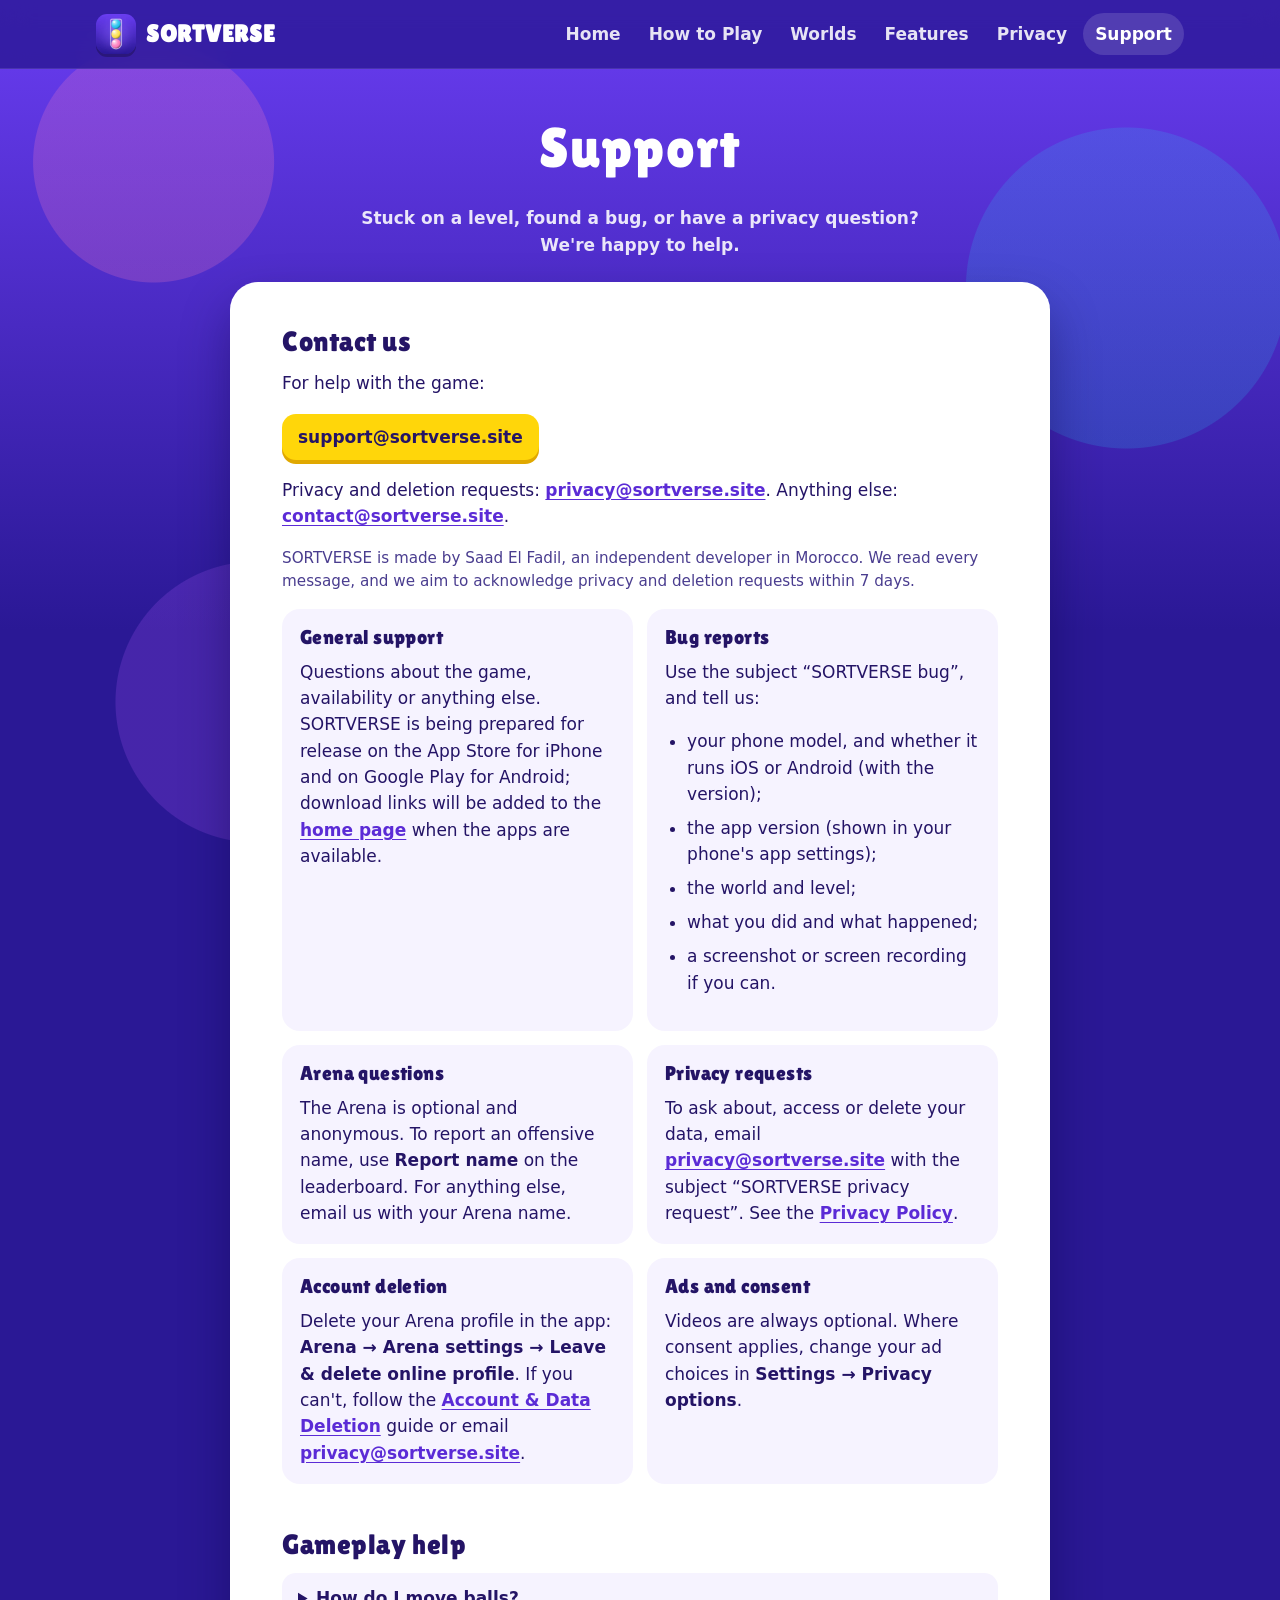
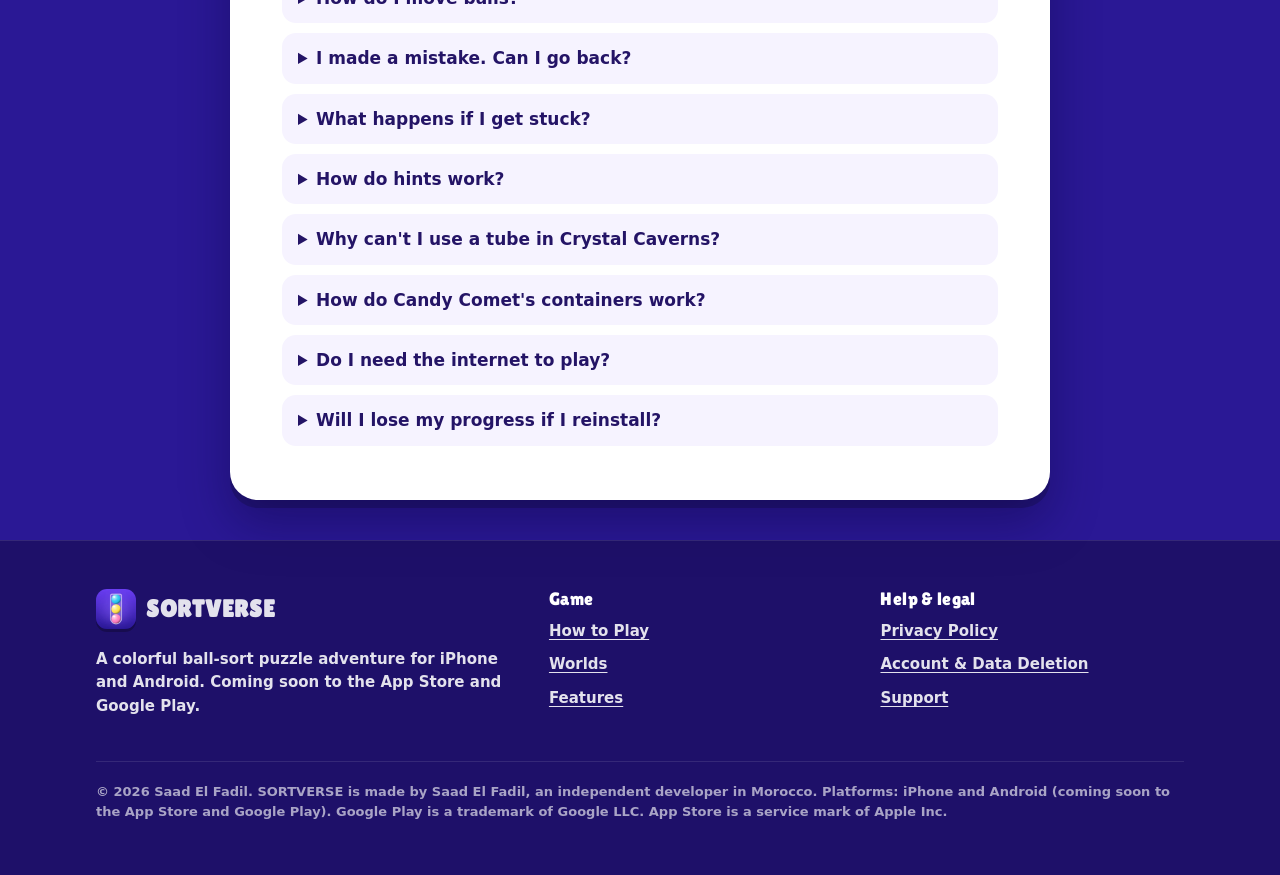
<file: support/index.html>
<!doctype html>
<html lang="en">
<head>
  <meta charset="utf-8">
  <meta name="viewport" content="width=device-width, initial-scale=1">
  <title>Support | SORTVERSE</title>
  <meta name="description" content="Help with SORTVERSE: gameplay tips, bug reports, Arena questions, privacy requests and account deletion.">
  <meta name="theme-color" content="#2A1895">
  <meta property="og:type" content="website">
  <meta property="og:site_name" content="SORTVERSE">
  <meta property="og:title" content="SORTVERSE Support">
  <meta property="og:description" content="Gameplay help, bug reports, Arena questions and privacy requests.">
  <meta property="og:image" content="https://sortverse.site/assets/images/og-image.png">
  <meta property="og:url" content="https://sortverse.site/support/">
  <link rel="canonical" href="https://sortverse.site/support/">
  <link rel="icon" type="image/png" sizes="32x32" href="../assets/images/favicon-32.png">
  <link rel="apple-touch-icon" href="../assets/images/apple-touch-icon.png">
  <link rel="stylesheet" href="../assets/css/site.css">
  <script src="../assets/js/site.js" defer></script>
</head>
<body>
  <a class="skip-link" href="#main">Skip to content</a>

  <header class="site-header">
    <div class="wrap header-row">
      <a class="brand" href="../" aria-label="SORTVERSE home">
        <img src="../assets/images/sortverse-icon-256.webp" alt="" width="40" height="40">
        <span>SORTVERSE</span>
      </a>
      <button class="nav-toggle" type="button" aria-expanded="false" aria-controls="site-nav">
        <span class="nav-toggle-bars" aria-hidden="true"></span>
        <span class="nav-toggle-label">Menu</span>
      </button>
      <nav class="site-nav" id="site-nav" aria-label="Main">
        <ul>
          <li><a href="../">Home</a></li>
          <li><a href="../#how-to-play">How to Play</a></li>
          <li><a href="../#worlds">Worlds</a></li>
          <li><a href="../#features">Features</a></li>
          <li><a href="../privacy/">Privacy</a></li>
          <li><a href="./" aria-current="page">Support</a></li>
        </ul>
      </nav>
    </div>
  </header>

  <main id="main">
    <div class="wrap">
      <div class="doc-hero">
        <h1>Support</h1>
        <p>Stuck on a level, found a bug, or have a privacy question? We're happy to help.</p>
      </div>

      <article class="doc">
        <h2>Contact us</h2>
        <p>For help with the game:</p>
        <p><a class="mail" href="mailto:support@sortverse.site?subject=SORTVERSE%20support">support@sortverse.site</a></p>
        <p>Privacy and deletion requests: <a href="mailto:privacy@sortverse.site">privacy@sortverse.site</a>. Anything else: <a href="mailto:contact@sortverse.site">contact@sortverse.site</a>.</p>
        <p class="meta">SORTVERSE is made by Saad El Fadil, an independent developer in Morocco. We read every message, and we aim to acknowledge privacy and deletion requests within 7 days.</p>

        <div class="help-grid">
          <section class="help-card" aria-labelledby="h-general">
            <h3 id="h-general">General support</h3>
            <p>Questions about the game, availability or anything else. SORTVERSE is being prepared for release on the App Store for iPhone and on Google Play for Android; download links will be added to the <a href="../">home page</a> when the apps are available.</p>
          </section>
          <section class="help-card" aria-labelledby="h-bugs">
            <h3 id="h-bugs">Bug reports</h3>
            <p>Use the subject “SORTVERSE bug”, and tell us:</p>
            <ul>
              <li>your phone model, and whether it runs iOS or Android (with the version);</li>
              <li>the app version (shown in your phone's app settings);</li>
              <li>the world and level;</li>
              <li>what you did and what happened;</li>
              <li>a screenshot or screen recording if you can.</li>
            </ul>
          </section>
          <section class="help-card" aria-labelledby="h-arena">
            <h3 id="h-arena">Arena questions</h3>
            <p>The Arena is optional and anonymous. To report an offensive name, use <strong>Report name</strong> on the leaderboard. For anything else, email us with your Arena name.</p>
          </section>
          <section class="help-card" aria-labelledby="h-privacy">
            <h3 id="h-privacy">Privacy requests</h3>
            <p>To ask about, access or delete your data, email <a href="mailto:privacy@sortverse.site?subject=SORTVERSE%20privacy%20request">privacy@sortverse.site</a> with the subject “SORTVERSE privacy request”. See the <a href="../privacy/">Privacy Policy</a>.</p>
          </section>
          <section class="help-card" aria-labelledby="h-delete">
            <h3 id="h-delete">Account deletion</h3>
            <p>Delete your Arena profile in the app: <strong>Arena → Arena settings → Leave &amp; delete online profile</strong>. If you can't, follow the <a href="../account-deletion/">Account &amp; Data Deletion</a> guide or email <a href="mailto:privacy@sortverse.site">privacy@sortverse.site</a>.</p>
          </section>
          <section class="help-card" aria-labelledby="h-ads">
            <h3 id="h-ads">Ads and consent</h3>
            <p>Videos are always optional. Where consent applies, change your ad choices in <strong>Settings → Privacy options</strong>.</p>
          </section>
        </div>

        <h2 id="gameplay">Gameplay help</h2>
        <details>
          <summary>How do I move balls?</summary>
          <p>Tap a tube to pick up the balls on top, then tap another tube to drop them. You move the run of same-colored balls from the top, as many as fit. A ball can go into an empty tube or onto a ball of the same color. Fill every tube with a single color to win.</p>
        </details>
        <details>
          <summary>I made a mistake. Can I go back?</summary>
          <p>Yes. <strong>Undo</strong> and <strong>Restart</strong> are always free, as often as you like.</p>
        </details>
        <details>
          <summary>What happens if I get stuck?</summary>
          <p>If a puzzle can no longer be solved from where you are, SORTVERSE tells you and suggests a way back, such as undoing a few moves or restarting.</p>
        </details>
        <details>
          <summary>How do hints work?</summary>
          <p>A hint shows a good next move. Hints cost Sort Coins, which you earn by clearing levels. You can also use a free hint you've earned, or choose to watch a short optional video for one.</p>
        </details>
        <details>
          <summary>Why can't I use a tube in Crystal Caverns?</summary>
          <p>It's frozen. A frozen tube can't be used until it thaws. Its badge shows how many tubes you need to finish first, and it counts down as you sort.</p>
        </details>
        <details>
          <summary>How do Candy Comet's containers work?</summary>
          <ul>
            <li><strong>Candy Cup:</strong> holds 2 balls of any color, never counts as finished, and must be empty when you solve the level.</li>
            <li><strong>Flavour Jar:</strong> accepts only its own flavour (color).</li>
            <li><strong>Sugar Funnel:</strong> candy goes in, but never comes back out. Undo can still take a drop back.</li>
          </ul>
        </details>
        <details>
          <summary>Do I need the internet to play?</summary>
          <p>No. Every level works offline. You only need a connection for the optional Arena and optional videos.</p>
        </details>
        <details>
          <summary>Will I lose my progress if I reinstall?</summary>
          <p>Your progress is saved on your phone. Uninstalling the app deletes it, unless your phone's own backup restores it. Install updates over the existing app; don't uninstall first.</p>
        </details>
      </article>
    </div>
  </main>

  <footer class="site-footer">
    <div class="wrap">
      <div class="footer-grid">
        <div>
          <a class="brand" href="../">
            <img src="../assets/images/sortverse-icon-256.webp" alt="" width="40" height="40">
            <span>SORTVERSE</span>
          </a>
          <p style="margin-top:12px">A colorful ball-sort puzzle adventure for iPhone and Android. Coming soon to the App Store and Google Play.</p>
        </div>
        <nav aria-label="Game">
          <h2>Game</h2>
          <ul>
            <li><a href="../#how-to-play">How to Play</a></li>
            <li><a href="../#worlds">Worlds</a></li>
            <li><a href="../#features">Features</a></li>
          </ul>
        </nav>
        <nav aria-label="Help and legal">
          <h2>Help &amp; legal</h2>
          <ul>
            <li><a href="../privacy/">Privacy Policy</a></li>
            <li><a href="../account-deletion/">Account &amp; Data Deletion</a></li>
            <li><a href="./" aria-current="page">Support</a></li>
          </ul>
        </nav>
      </div>
      <p class="fine-print">© 2026 Saad El Fadil. SORTVERSE is made by Saad El Fadil, an independent developer in Morocco. Platforms: iPhone and Android (coming soon to the App Store and Google Play). Google Play is a trademark of Google LLC. App Store is a service mark of Apple Inc.</p>
    </div>
  </footer>
</body>
</html>
</file>
<file: assets/css/site.css>
/* SORTVERSE website. Colours, type and shapes follow the game's own palette. */

@font-face {
  font-family: "Lilita One";
  src: url("../fonts/LilitaOne-Regular.ttf") format("truetype");
  font-display: swap;
}

:root {
  --bg-top: #6a3df2;
  --bg-bottom: #2a1895;
  --ink: #241466;
  --ink-soft: #4a3d8f;
  --sunny: #ffd60a;
  --sunny-dark: #e0a800;
  --pink: #ff4fa3;
  --pink-dark: #d42c80;
  --aqua: #22d3ee;
  --aqua-dark: #0e9fb8;
  --mint: #3ddc97;
  --mint-dark: #1fa870;
  --ball-red: #ff4757;
  --ball-orange: #ff9f1a;
  --ball-lemon: #ffe14d;
  --ball-green: #45d86b;
  --ball-sky: #29c6f2;
  --ball-blue: #3b5bff;
  --ball-orchid: #b65cff;
  --ball-pink: #ff7ec0;
  --glass: rgba(255, 255, 255, 0.14);
  --glass-line: rgba(255, 255, 255, 0.24);
  --text: #ffffff;
  --text-soft: rgba(255, 255, 255, 0.88);
  --radius: 28px;
  --gutter: 16px;
  --max: 1120px;
  --display: "Lilita One", "Arial Rounded MT Bold", system-ui, sans-serif;
  --body: system-ui, -apple-system, "Segoe UI", Roboto, "Helvetica Neue", Arial, sans-serif;
  color-scheme: dark;
}

*,
*::before,
*::after {
  box-sizing: border-box;
}

html {
  scroll-behavior: smooth;
  scroll-padding-top: 88px;
  -webkit-text-size-adjust: 100%;
}

body {
  margin: 0;
  min-height: 100vh;
  font-family: var(--body);
  font-weight: 600;
  font-size: 1.0625rem;
  line-height: 1.55;
  color: var(--text);
  background-color: var(--bg-bottom);
  background-image:
    radial-gradient(circle at 12% 18%, rgba(255, 126, 192, 0.22) 0 120px, transparent 121px),
    radial-gradient(circle at 88% 32%, rgba(41, 198, 242, 0.18) 0 160px, transparent 161px),
    radial-gradient(circle at 20% 78%, rgba(182, 92, 255, 0.2) 0 140px, transparent 141px),
    linear-gradient(180deg, var(--bg-top) 0%, var(--bg-bottom) 70%);
  background-attachment: fixed;
  overflow-x: hidden;
}

img,
svg {
  display: block;
  max-width: 100%;
}

a {
  color: var(--sunny);
  text-underline-offset: 3px;
}

a:hover {
  color: #fff3a6;
}

:focus-visible {
  outline: 3px solid var(--sunny);
  outline-offset: 3px;
  border-radius: 8px;
}

h1,
h2,
h3 {
  font-family: var(--display);
  font-weight: 400;
  letter-spacing: 0.02em;
  line-height: 1.08;
  margin: 0 0 0.5em;
}

h2 {
  font-size: clamp(2rem, 5vw, 3rem);
}

h3 {
  font-size: 1.5rem;
}

p {
  margin: 0 0 1em;
}

.visually-hidden {
  position: absolute !important;
  width: 1px;
  height: 1px;
  overflow: hidden;
  clip: rect(0 0 0 0);
  white-space: nowrap;
}

.skip-link {
  position: absolute;
  left: var(--gutter);
  top: -60px;
  z-index: 100;
  padding: 10px 16px;
  border-radius: 12px;
  background: var(--sunny);
  color: var(--ink);
  font-weight: 800;
  text-decoration: none;
}

.skip-link:focus {
  top: 12px;
}

.wrap {
  width: 100%;
  max-width: var(--max);
  margin: 0 auto;
  padding: 0 var(--gutter);
}

/* ------------------------------------------------------------ header */

.site-header {
  position: sticky;
  top: 0;
  z-index: 50;
  background: rgba(42, 24, 149, 0.82);
  backdrop-filter: blur(14px);
  -webkit-backdrop-filter: blur(14px);
  border-bottom: 1px solid rgba(255, 255, 255, 0.1);
}

.header-row {
  display: flex;
  align-items: center;
  justify-content: space-between;
  gap: 16px;
  min-height: 68px;
}

.brand {
  display: inline-flex;
  align-items: center;
  gap: 10px;
  color: #fff;
  text-decoration: none;
  font-family: var(--display);
  font-size: 1.5rem;
  letter-spacing: 0.03em;
}

.brand img {
  width: 40px;
  height: 40px;
  border-radius: 11px;
  box-shadow: 0 3px 0 rgba(0, 0, 0, 0.25);
}

.brand:hover {
  color: #fff;
}

.nav-toggle {
  display: none;
}

.site-nav ul {
  display: flex;
  flex-wrap: wrap;
  gap: 4px;
  margin: 0;
  padding: 0;
  list-style: none;
}

.site-nav a {
  display: block;
  padding: 8px 12px;
  border-radius: 999px;
  color: var(--text-soft);
  text-decoration: none;
  font-weight: 700;
}

.site-nav a:hover,
.site-nav a[aria-current="page"] {
  color: #fff;
  background: rgba(255, 255, 255, 0.14);
}

/* Mobile menu: only collapsed when JavaScript is running (html.js), so
   every link stays reachable without it. */
@media (max-width: 860px) {
  .js .nav-toggle {
    display: inline-flex;
    align-items: center;
    gap: 8px;
    padding: 10px 14px;
    border: 0;
    border-radius: 999px;
    background: rgba(255, 255, 255, 0.16);
    color: #fff;
    font: inherit;
    font-weight: 800;
    cursor: pointer;
  }

  .nav-toggle-bars,
  .nav-toggle-bars::before,
  .nav-toggle-bars::after {
    display: block;
    width: 18px;
    height: 2.5px;
    border-radius: 2px;
    background: currentColor;
    content: "";
    transition: transform 0.2s ease;
  }

  .nav-toggle-bars {
    position: relative;
  }

  .nav-toggle-bars::before {
    position: absolute;
    top: -6px;
  }

  .nav-toggle-bars::after {
    position: absolute;
    top: 6px;
  }

  .nav-toggle[aria-expanded="true"] .nav-toggle-bars {
    background: transparent;
  }

  .nav-toggle[aria-expanded="true"] .nav-toggle-bars::before {
    transform: translateY(6px) rotate(45deg);
  }

  .nav-toggle[aria-expanded="true"] .nav-toggle-bars::after {
    transform: translateY(-6px) rotate(-45deg);
  }

  .header-row {
    flex-wrap: wrap;
  }

  .site-nav {
    width: 100%;
    padding-bottom: 12px;
  }

  .js .site-nav {
    display: none;
  }

  .js .site-nav.open {
    display: block;
  }

  .js .site-nav ul {
    flex-direction: column;
  }

  .js .site-nav a {
    padding: 12px 14px;
    border-radius: 14px;
    font-size: 1.125rem;
  }
}

/* ----------------------------------------------------------- buttons */

.btn {
  display: inline-flex;
  align-items: center;
  justify-content: center;
  gap: 10px;
  min-height: 56px;
  padding: 0 26px;
  border-radius: 999px;
  font-family: var(--display);
  font-size: 1.25rem;
  letter-spacing: 0.02em;
  text-decoration: none;
  color: var(--ink);
  background: var(--sunny);
  box-shadow: 0 6px 0 var(--sunny-dark);
  transition: transform 0.12s ease, box-shadow 0.12s ease;
}

.btn:hover {
  color: var(--ink);
  transform: translateY(-2px);
  box-shadow: 0 8px 0 var(--sunny-dark);
}

.btn:active {
  transform: translateY(4px);
  box-shadow: 0 2px 0 var(--sunny-dark);
}

.btn-pink {
  color: #fff;
  background: var(--pink);
  box-shadow: 0 6px 0 var(--pink-dark);
}

.btn-pink:hover {
  color: #fff;
  box-shadow: 0 8px 0 var(--pink-dark);
}

/* Store "coming soon" pills: not links, never look clickable. */
.store-pill {
  display: inline-flex;
  align-items: center;
  gap: 12px;
  padding: 10px 20px 10px 14px;
  border-radius: 18px;
  background: rgba(0, 0, 0, 0.28);
  border: 1.5px solid rgba(255, 255, 255, 0.3);
  color: #fff;
  line-height: 1.15;
}

.store-pill img {
  width: 28px;
  height: 28px;
  flex: none;
}

.store-pill small {
  display: block;
  font-size: 0.75rem;
  font-weight: 700;
  letter-spacing: 0.06em;
  text-transform: uppercase;
  color: var(--sunny);
}

.store-pill strong {
  font-size: 1.125rem;
}

.store-row {
  display: flex;
  flex-wrap: wrap;
  gap: 12px;
}

/* -------------------------------------------------------------- balls */

.ball {
  --c: var(--ball-red);
  display: inline-block;
  width: 1em;
  height: 1em;
  border-radius: 50%;
  /* Fallback for browsers without color-mix() (Safari < 16.2, Firefox < 113). */
  background:
    radial-gradient(ellipse 34% 22% at 38% 22%, rgba(255, 255, 255, 0.85) 0 60%, transparent 62%),
    radial-gradient(circle at 50% 55%, var(--c) 0 55%, var(--c) 100%);
  box-shadow: 0 0.12em 0.3em rgba(0, 0, 0, 0.25);
  background:
    radial-gradient(ellipse 34% 22% at 38% 22%, rgba(255, 255, 255, 0.85) 0 60%, transparent 62%),
    radial-gradient(circle at 50% 55%, var(--c) 0 55%, color-mix(in srgb, var(--c) 78%, #000) 100%);
  box-shadow: 0 0.12em 0.3em color-mix(in srgb, var(--c) 55%, transparent);
}

.b-red { --c: var(--ball-red); }
.b-orange { --c: var(--ball-orange); }
.b-lemon { --c: var(--ball-lemon); }
.b-green { --c: var(--ball-green); }
.b-sky { --c: var(--ball-sky); }
.b-blue { --c: var(--ball-blue); }
.b-orchid { --c: var(--ball-orchid); }
.b-pink { --c: var(--ball-pink); }

/* ---------------------------------------------------------------- hero */

.hero {
  position: relative;
  padding: 56px 0 72px;
}

.hero-grid {
  display: grid;
  grid-template-columns: 1fr;
  gap: 40px;
  align-items: center;
}

@media (min-width: 900px) {
  .hero-grid {
    grid-template-columns: 1.1fr 0.9fr;
  }

  .hero {
    padding: 72px 0 96px;
  }
}

.wordmark {
  display: flex;
  flex-wrap: wrap;
  margin: 0 0 12px;
  font-family: var(--display);
  font-weight: 400;
  font-size: clamp(3.1rem, 13vw, 6.4rem);
  line-height: 1;
  letter-spacing: 0.01em;
}

.wordmark span {
  display: inline-block;
  text-shadow: 0 0.06em 0 var(--ink), 0 0.1em 0.18em rgba(20, 8, 70, 0.45);
}

.wordmark span:nth-child(odd) {
  transform: translateY(0.04em) rotate(-3deg);
}

.wordmark span:nth-child(even) {
  transform: translateY(-0.03em) rotate(2deg);
}

.tagline {
  margin: 0 0 16px;
  font-family: var(--display);
  font-size: clamp(1.5rem, 4.4vw, 2.25rem);
  line-height: 1.15;
  color: var(--sunny);
}

.lead {
  max-width: 34em;
  font-size: 1.1875rem;
  color: var(--text-soft);
}

.hero-actions {
  display: flex;
  flex-wrap: wrap;
  gap: 16px;
  align-items: center;
  margin-top: 28px;
}

.hero-art {
  position: relative;
  display: flex;
  justify-content: center;
  min-height: 440px;
}

.phone {
  position: relative;
  z-index: 2;
  width: min(300px, 72vw);
  padding: 10px;
  border-radius: 46px;
  background: linear-gradient(160deg, #3a2a9e, #1a0f5e);
  box-shadow:
    0 0 0 2px rgba(255, 255, 255, 0.18) inset,
    0 30px 60px rgba(10, 4, 50, 0.55);
  transform: rotate(3deg);
}

.phone img {
  width: 100%;
  height: auto;
  border-radius: 36px;
}

.float {
  position: absolute;
  z-index: 3;
  font-size: 58px;
}

.float.f1 { top: 6%; left: 6%; font-size: 64px; }
.float.f2 { top: 2%; right: 10%; font-size: 40px; }
.float.f3 { bottom: 16%; left: 2%; font-size: 46px; }
.float.f4 { bottom: 4%; right: 6%; font-size: 70px; }
.float.f5 { top: 46%; right: 0; font-size: 34px; }

@media (prefers-reduced-motion: no-preference) {
  .float {
    animation: bob 5s ease-in-out infinite;
  }

  .float.f2 { animation-delay: -1.2s; animation-duration: 6s; }
  .float.f3 { animation-delay: -2.4s; animation-duration: 5.5s; }
  .float.f4 { animation-delay: -0.6s; animation-duration: 6.5s; }
  .float.f5 { animation-delay: -3s; }

  @keyframes bob {
    0%, 100% { transform: translateY(0); }
    50% { transform: translateY(-14px); }
  }
}

/* ------------------------------------------------------------ sections */

.section {
  padding: 72px 0;
}

.section-head {
  max-width: 40em;
  margin: 0 auto 40px;
  text-align: center;
}

.section-head p {
  color: var(--text-soft);
}

.eyebrow {
  display: inline-block;
  margin-bottom: 10px;
  padding: 4px 14px;
  border-radius: 999px;
  background: rgba(0, 0, 0, 0.22);
  font-size: 0.8125rem;
  font-weight: 800;
  letter-spacing: 0.1em;
  text-transform: uppercase;
  color: var(--sunny);
}

.card {
  padding: 24px;
  border-radius: var(--radius);
  background: var(--glass);
  border: 1px solid var(--glass-line);
}

.grid-3 {
  display: grid;
  grid-template-columns: 1fr;
  gap: 20px;
}

@media (min-width: 760px) {
  .grid-3 {
    grid-template-columns: repeat(3, 1fr);
  }
}

/* How to play */

.step {
  position: relative;
  text-align: center;
}

.step-num {
  position: absolute;
  top: -14px;
  left: 50%;
  transform: translateX(-50%);
  display: grid;
  place-items: center;
  width: 36px;
  height: 36px;
  border-radius: 50%;
  background: var(--sunny);
  color: var(--ink);
  font-family: var(--display);
  font-size: 1.25rem;
  box-shadow: 0 4px 0 var(--sunny-dark);
}

.step-art {
  display: flex;
  justify-content: center;
  align-items: flex-end;
  gap: 14px;
  height: 150px;
  margin: 18px 0 16px;
}

.step p {
  color: var(--text-soft);
  margin: 0;
}

/* A small CSS tube, like the app's rounded glass tubes. */
.tube {
  display: flex;
  flex-direction: column-reverse;
  align-items: center;
  gap: 3px;
  width: 44px;
  height: 128px;
  padding: 5px 0;
  border-radius: 12px 12px 24px 24px;
  background: rgba(36, 20, 102, 0.55);
  border: 2.5px solid rgba(255, 255, 255, 0.55);
  font-size: 30px;
}

.tube.lifted .ball:last-child {
  transform: translateY(-34px);
}

.tube.done {
  border-color: var(--mint);
  box-shadow: 0 0 18px rgba(61, 220, 151, 0.55);
}

.arrow {
  align-self: center;
  width: 34px;
  height: 34px;
  color: var(--sunny);
}

.world-dots {
  display: flex;
  align-items: center;
  gap: 10px;
}

.world-dot {
  display: grid;
  place-items: center;
  width: 64px;
  height: 64px;
  border-radius: 50%;
  border: 3px solid rgba(255, 255, 255, 0.6);
}

.world-dot svg {
  width: 32px;
  height: 32px;
  color: #fff;
}

/* Worlds */

.world {
  position: relative;
  overflow: hidden;
  padding: 26px;
  border-radius: var(--radius);
  color: #fff;
  box-shadow: 0 8px 0 rgba(0, 0, 0, 0.18), 0 22px 40px rgba(10, 4, 50, 0.35);
}

/* The app's world gradients, under a 40% ink layer so white text meets
   WCAG AA contrast (4.5:1) on the light end of each gradient. */
.world { --shade: linear-gradient(rgba(27, 13, 92, 0.4), rgba(27, 13, 92, 0.4)); }
.world.garden { background: var(--shade), linear-gradient(145deg, #2fc58a, #1e8f86); }
.world.caverns { background: var(--shade), linear-gradient(145deg, #2fb8e8, #4a3bd6); }
.world.comet { background: var(--shade), linear-gradient(145deg, #ff6fa8, #9b3fd6); }

.world-top {
  display: flex;
  align-items: center;
  justify-content: space-between;
  gap: 12px;
  margin-bottom: 16px;
}

.world-icon {
  display: grid;
  place-items: center;
  width: 58px;
  height: 58px;
  border-radius: 18px;
  background: rgba(255, 255, 255, 0.22);
}

.world-icon svg {
  width: 34px;
  height: 34px;
}

.world-levels {
  padding: 6px 12px;
  border-radius: 999px;
  background: rgba(0, 0, 0, 0.2);
  font-size: 0.875rem;
  font-weight: 800;
}

.world h3 {
  font-size: 1.875rem;
  text-shadow: 0 3px 0 rgba(0, 0, 0, 0.18);
}

.world p {
  color: rgba(255, 255, 255, 0.92);
}

.world .in-game {
  font-style: italic;
  font-size: 0.9375rem;
}

.chips {
  display: flex;
  flex-wrap: wrap;
  gap: 8px;
  margin: 0;
  padding: 0;
  list-style: none;
}

.chips li {
  padding: 5px 12px;
  border-radius: 999px;
  background: rgba(0, 0, 0, 0.22);
  font-size: 0.875rem;
  font-weight: 800;
}

.world-balls {
  position: absolute;
  right: -8px;
  bottom: -10px;
  display: flex;
  gap: 4px;
  font-size: 40px;
  opacity: 0.9;
  pointer-events: none;
}

.world-body {
  position: relative;
  z-index: 1;
  padding-bottom: 36px;
}

/* Features */

.features {
  display: grid;
  grid-template-columns: 1fr;
  gap: 16px;
  margin: 0;
  padding: 0;
  list-style: none;
}

@media (min-width: 620px) {
  .features { grid-template-columns: repeat(2, 1fr); }
}

@media (min-width: 980px) {
  .features { grid-template-columns: repeat(3, 1fr); }

  /* Ten features: centre the last one instead of leaving it alone on the left. */
  .feature:last-child:nth-child(3n + 1) { grid-column: 2; }
}

.feature {
  display: flex;
  gap: 16px;
  align-items: flex-start;
  padding: 20px;
  border-radius: 24px;
  background: var(--glass);
  border: 1px solid var(--glass-line);
}

.feature-icon {
  flex: none;
  display: grid;
  place-items: center;
  width: 50px;
  height: 50px;
  border-radius: 16px;
  color: var(--ink);
}

.feature-icon svg {
  width: 28px;
  height: 28px;
}

.fi-sunny { background: var(--sunny); }
.fi-pink { background: var(--pink); color: #fff; }
.fi-aqua { background: var(--aqua); }
.fi-mint { background: var(--mint); }

.feature h3 {
  margin: 2px 0 4px;
  font-size: 1.25rem;
}

.feature p {
  margin: 0;
  color: var(--text-soft);
  font-size: 0.98rem;
}

.tag {
  display: inline-block;
  margin-left: 6px;
  padding: 1px 8px;
  border-radius: 999px;
  background: rgba(255, 255, 255, 0.18);
  font-family: var(--body);
  font-size: 0.6875rem;
  font-weight: 800;
  letter-spacing: 0.08em;
  text-transform: uppercase;
  vertical-align: middle;
}

/* Coming soon */

.soon {
  display: grid;
  grid-template-columns: 1fr;
  gap: 32px;
  align-items: center;
  padding: 36px 24px;
  border-radius: 36px;
  background:
    radial-gradient(circle at 85% 20%, rgba(255, 214, 10, 0.25) 0 110px, transparent 111px),
    linear-gradient(135deg, rgba(255, 79, 163, 0.35), rgba(34, 211, 238, 0.25));
  border: 1px solid var(--glass-line);
}

@media (min-width: 860px) {
  .soon {
    grid-template-columns: 1.2fr 0.8fr;
    padding: 48px;
  }
}

.soon-phones {
  display: flex;
  justify-content: center;
}

.soon-phones .phone {
  width: min(220px, 58vw);
  transform: rotate(-4deg);
}

/* ------------------------------------------------------------- footer */

.site-footer {
  margin-top: 40px;
  padding: 48px 0 40px;
  background: rgba(20, 10, 70, 0.55);
  border-top: 1px solid rgba(255, 255, 255, 0.1);
  font-size: 0.9375rem;
  color: var(--text-soft);
}

.footer-grid {
  display: grid;
  grid-template-columns: 1fr;
  gap: 28px;
}

@media (min-width: 760px) {
  .footer-grid {
    grid-template-columns: 1.4fr 1fr 1fr;
  }
}

.site-footer h2 {
  margin-bottom: 10px;
  font-size: 1.125rem;
  color: #fff;
}

.site-footer ul {
  margin: 0;
  padding: 0;
  list-style: none;
}

.site-footer li {
  margin-bottom: 6px;
}

.site-footer a {
  color: var(--text-soft);
}

/* Stand-alone list links get at least a 24px tap target (WCAG 2.2, 2.5.8);
   links inside sentences are exempt. */
.site-footer li a,
.toc a,
.doc td a {
  display: inline-block;
  min-height: 24px;
  padding: 2px 0;
}

.site-footer a:hover {
  color: #fff;
}

.fine-print {
  margin-top: 28px;
  padding-top: 20px;
  border-top: 1px solid rgba(255, 255, 255, 0.1);
  font-size: 0.8125rem;
  color: rgba(255, 255, 255, 0.62);
}

/* -------------------------------------------------- document pages */

.doc-hero {
  padding: 48px 0 24px;
  text-align: center;
}

.doc-hero h1 {
  font-size: clamp(2.25rem, 7vw, 3.5rem);
}

.doc-hero p {
  max-width: 36em;
  margin: 0 auto;
  color: var(--text-soft);
}

.doc {
  max-width: 820px;
  margin: 0 auto;
  padding: 28px 22px;
  border-radius: var(--radius);
  background: #fff;
  color: var(--ink);
  font-weight: 500;
  box-shadow: 0 8px 0 rgba(0, 0, 0, 0.18), 0 24px 48px rgba(10, 4, 50, 0.35);
}

@media (min-width: 700px) {
  .doc {
    padding: 44px 52px;
  }
}

.doc h2 {
  margin-top: 1.6em;
  font-size: 1.75rem;
  color: var(--ink);
}

.doc h2:first-child {
  margin-top: 0;
}

.doc h3 {
  margin-top: 1.4em;
  font-size: 1.25rem;
  color: var(--ink);
}

.doc a {
  color: #5b2bd6;
  font-weight: 700;
}

.doc a:hover {
  color: var(--pink-dark);
}

.doc ul,
.doc ol {
  padding-left: 1.3em;
}

.doc li {
  margin-bottom: 0.45em;
}

.doc strong {
  font-weight: 800;
}

.doc table {
  width: 100%;
  margin: 0 0 1.2em;
  border-collapse: collapse;
  font-size: 0.95rem;
}

.doc th,
.doc td {
  padding: 10px 12px;
  border-bottom: 1px solid #e3ddf7;
  text-align: left;
  vertical-align: top;
}

.doc th {
  background: #f3f0ff;
  font-weight: 800;
}

.table-scroll {
  overflow-x: auto;
  margin: 0 0 1.2em;
}

.table-scroll table {
  margin: 0;
}

.doc td,
.doc th {
  overflow-wrap: break-word;
}

@media (max-width: 480px) {
  .doc th,
  .doc td {
    padding: 8px 6px;
    font-size: 0.875rem;
  }
}

.doc .meta {
  color: var(--ink-soft);
  font-size: 0.95rem;
}

.notice {
  margin: 0 0 1.4em;
  padding: 14px 18px;
  border-radius: 16px;
  background: #f3f0ff;
  border-left: 6px solid var(--bg-top);
}

.notice.draft {
  background: #fff6cc;
  border-left-color: var(--sunny-dark);
}

/* Placeholders the owner must fill before publishing. Easy to find:
   search the source for "REQUIRES OWNER CONFIRMATION". */
.confirm {
  padding: 1px 6px;
  border-radius: 6px;
  background: #ffe1ef;
  color: #9c1457;
  font-weight: 800;
  box-decoration-break: clone;
  -webkit-box-decoration-break: clone;
}

.doc .steps {
  counter-reset: step;
  margin: 0 0 1.4em;
  padding: 0;
  list-style: none;
}

.steps li {
  position: relative;
  margin-bottom: 12px;
  padding: 14px 16px 14px 62px;
  border-radius: 18px;
  background: #f6f3ff;
}

.steps li::before {
  counter-increment: step;
  content: counter(step);
  position: absolute;
  top: 12px;
  left: 14px;
  display: grid;
  place-items: center;
  width: 34px;
  height: 34px;
  border-radius: 50%;
  background: var(--sunny);
  color: var(--ink);
  font-family: var(--display);
  font-size: 1.125rem;
  box-shadow: 0 3px 0 var(--sunny-dark);
}

.ui {
  padding: 1px 7px;
  border-radius: 7px;
  background: var(--ink);
  color: #fff;
  font-weight: 700;
  box-decoration-break: clone;
  -webkit-box-decoration-break: clone;
}

.mail {
  display: inline-flex;
  align-items: center;
  gap: 8px;
  padding: 10px 16px;
  border-radius: 14px;
  background: var(--sunny);
  color: var(--ink) !important;
  font-weight: 800;
  text-decoration: none;
  box-shadow: 0 4px 0 var(--sunny-dark);
  word-break: break-all;
}

.toc {
  margin: 0 0 1.6em;
  padding: 16px 20px;
  border-radius: 18px;
  background: #f6f3ff;
}

.toc ol {
  margin: 0;
  columns: 2 220px;
}

.help-grid {
  display: grid;
  grid-template-columns: 1fr;
  gap: 14px;
  margin: 0 0 1.4em;
}

@media (min-width: 640px) {
  .help-grid {
    grid-template-columns: repeat(2, 1fr);
  }
}

.help-card {
  padding: 18px;
  border-radius: 18px;
  background: #f6f3ff;
}

.help-card h3 {
  margin-top: 0;
}

.help-card p:last-child {
  margin-bottom: 0;
}

details {
  margin-bottom: 10px;
  padding: 12px 16px;
  border-radius: 14px;
  background: #f6f3ff;
}

summary {
  cursor: pointer;
  font-weight: 800;
}

details[open] summary {
  margin-bottom: 8px;
}

/* ------------------------------------------------------ reveal motion */

@media (prefers-reduced-motion: no-preference) {
  .js .reveal {
    opacity: 0;
    transform: translateY(18px);
    transition: opacity 0.6s ease, transform 0.6s ease;
  }

  .js .reveal.shown {
    opacity: 1;
    transform: none;
  }
}

@media (prefers-reduced-motion: reduce) {
  html {
    scroll-behavior: auto;
  }

  *,
  *::before,
  *::after {
    animation-duration: 0.01ms !important;
    animation-iteration-count: 1 !important;
    transition-duration: 0.01ms !important;
  }
}

@media print {
  .site-header,
  .site-footer,
  .skip-link {
    display: none;
  }

  body {
    background: #fff;
    color: #000;
  }

  .doc {
    box-shadow: none;
    padding: 0;
  }
}
</file>
